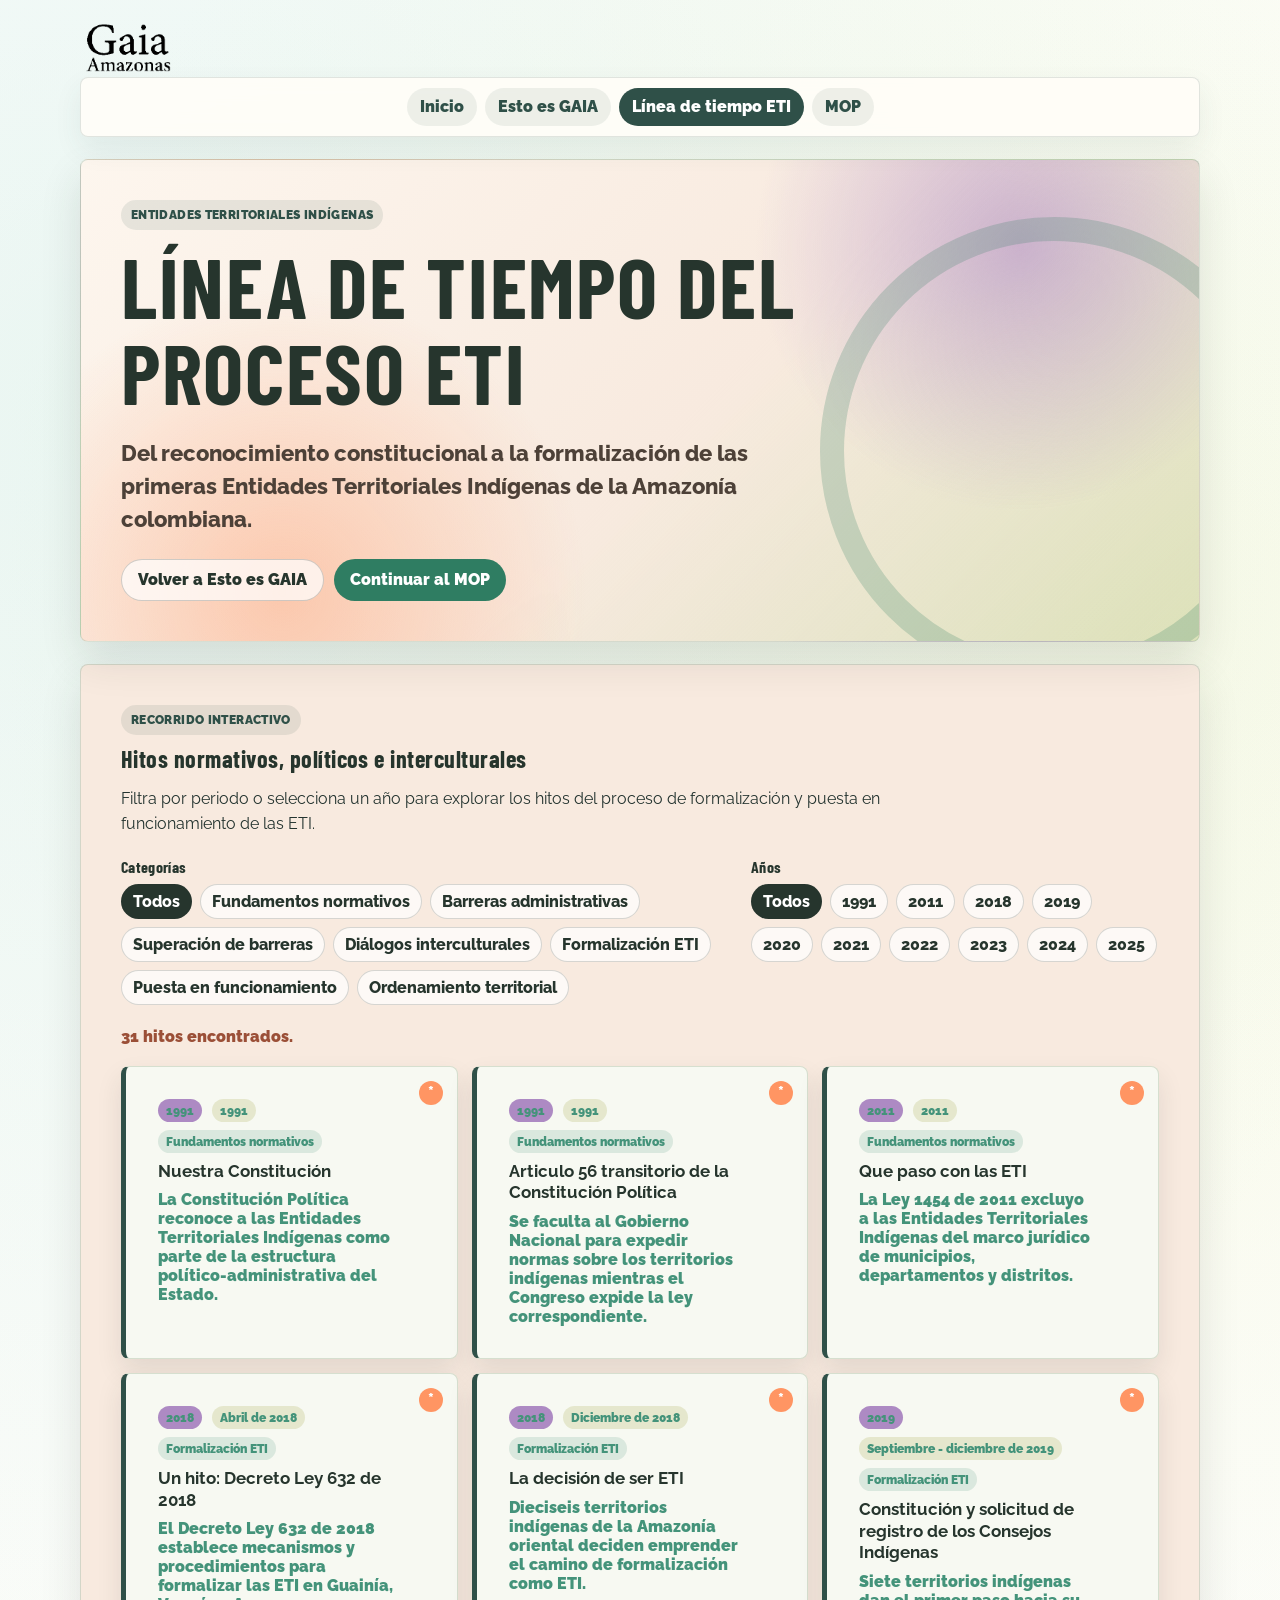
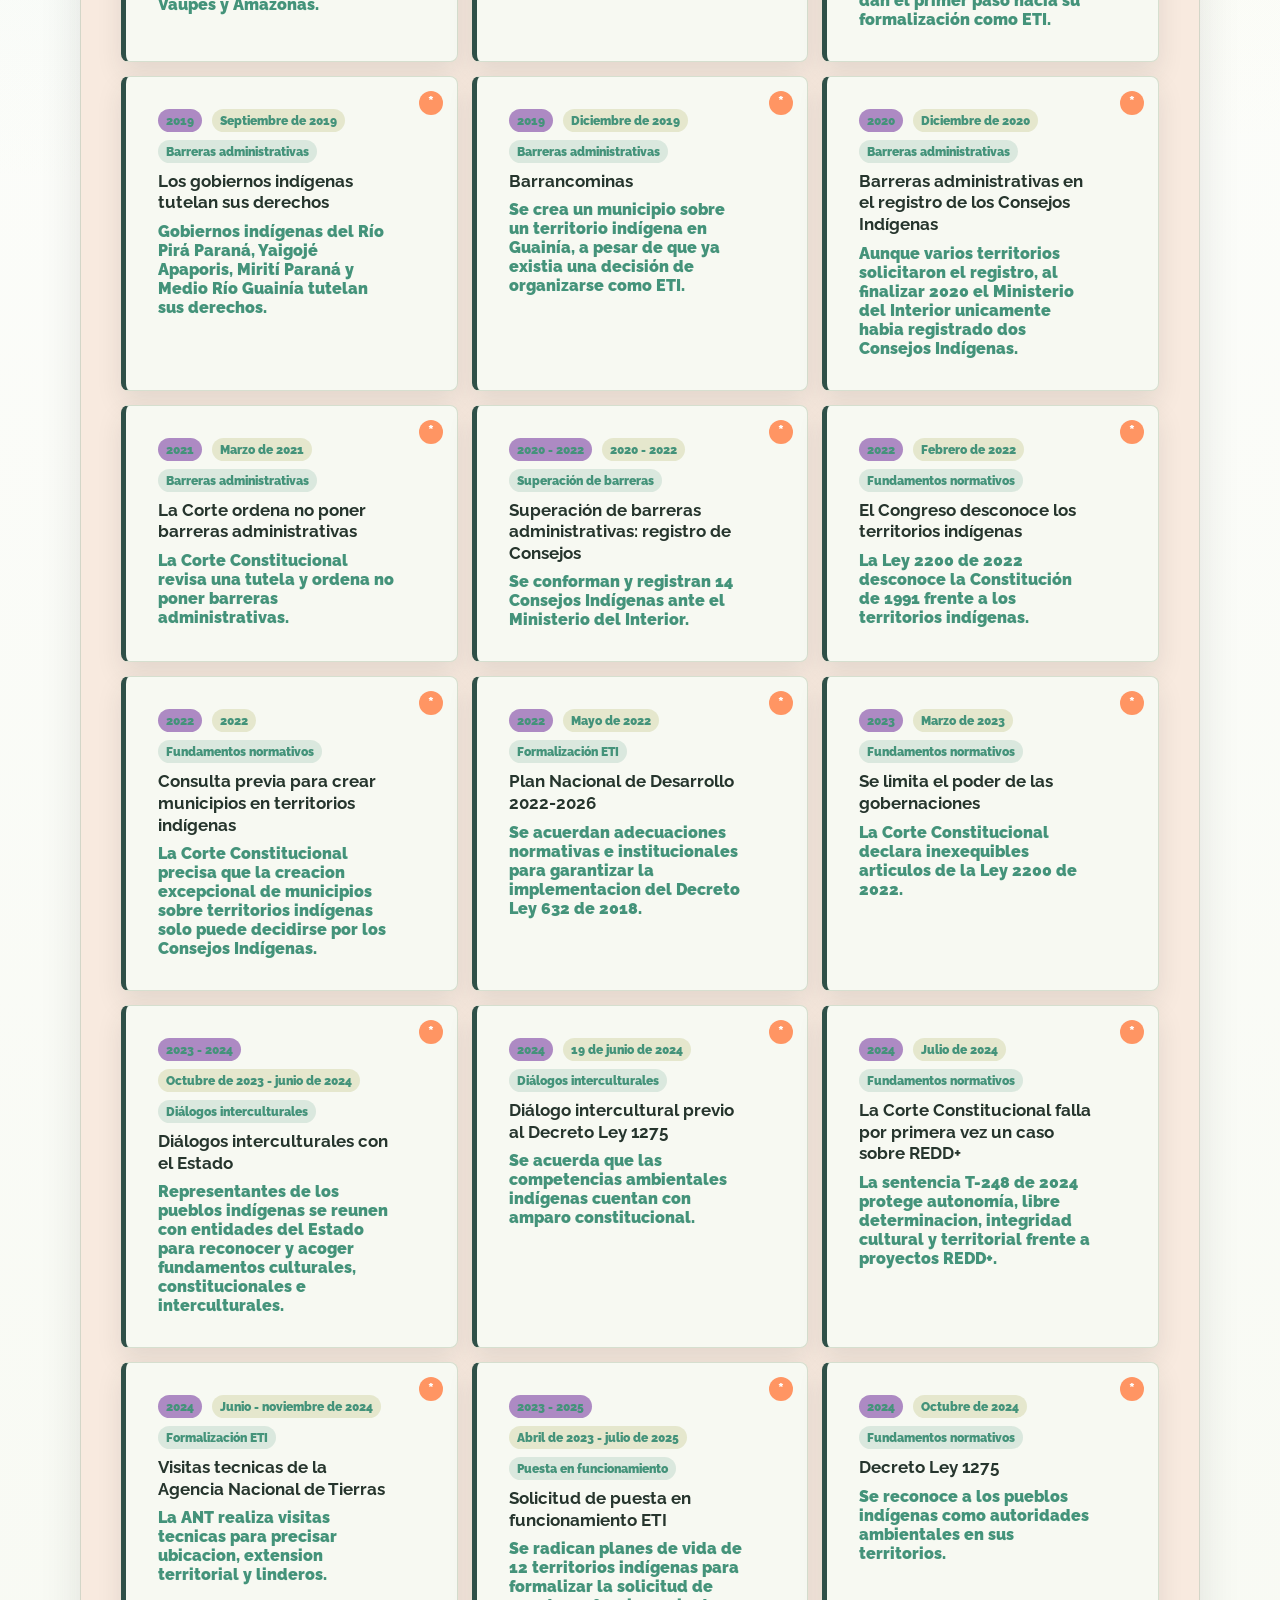
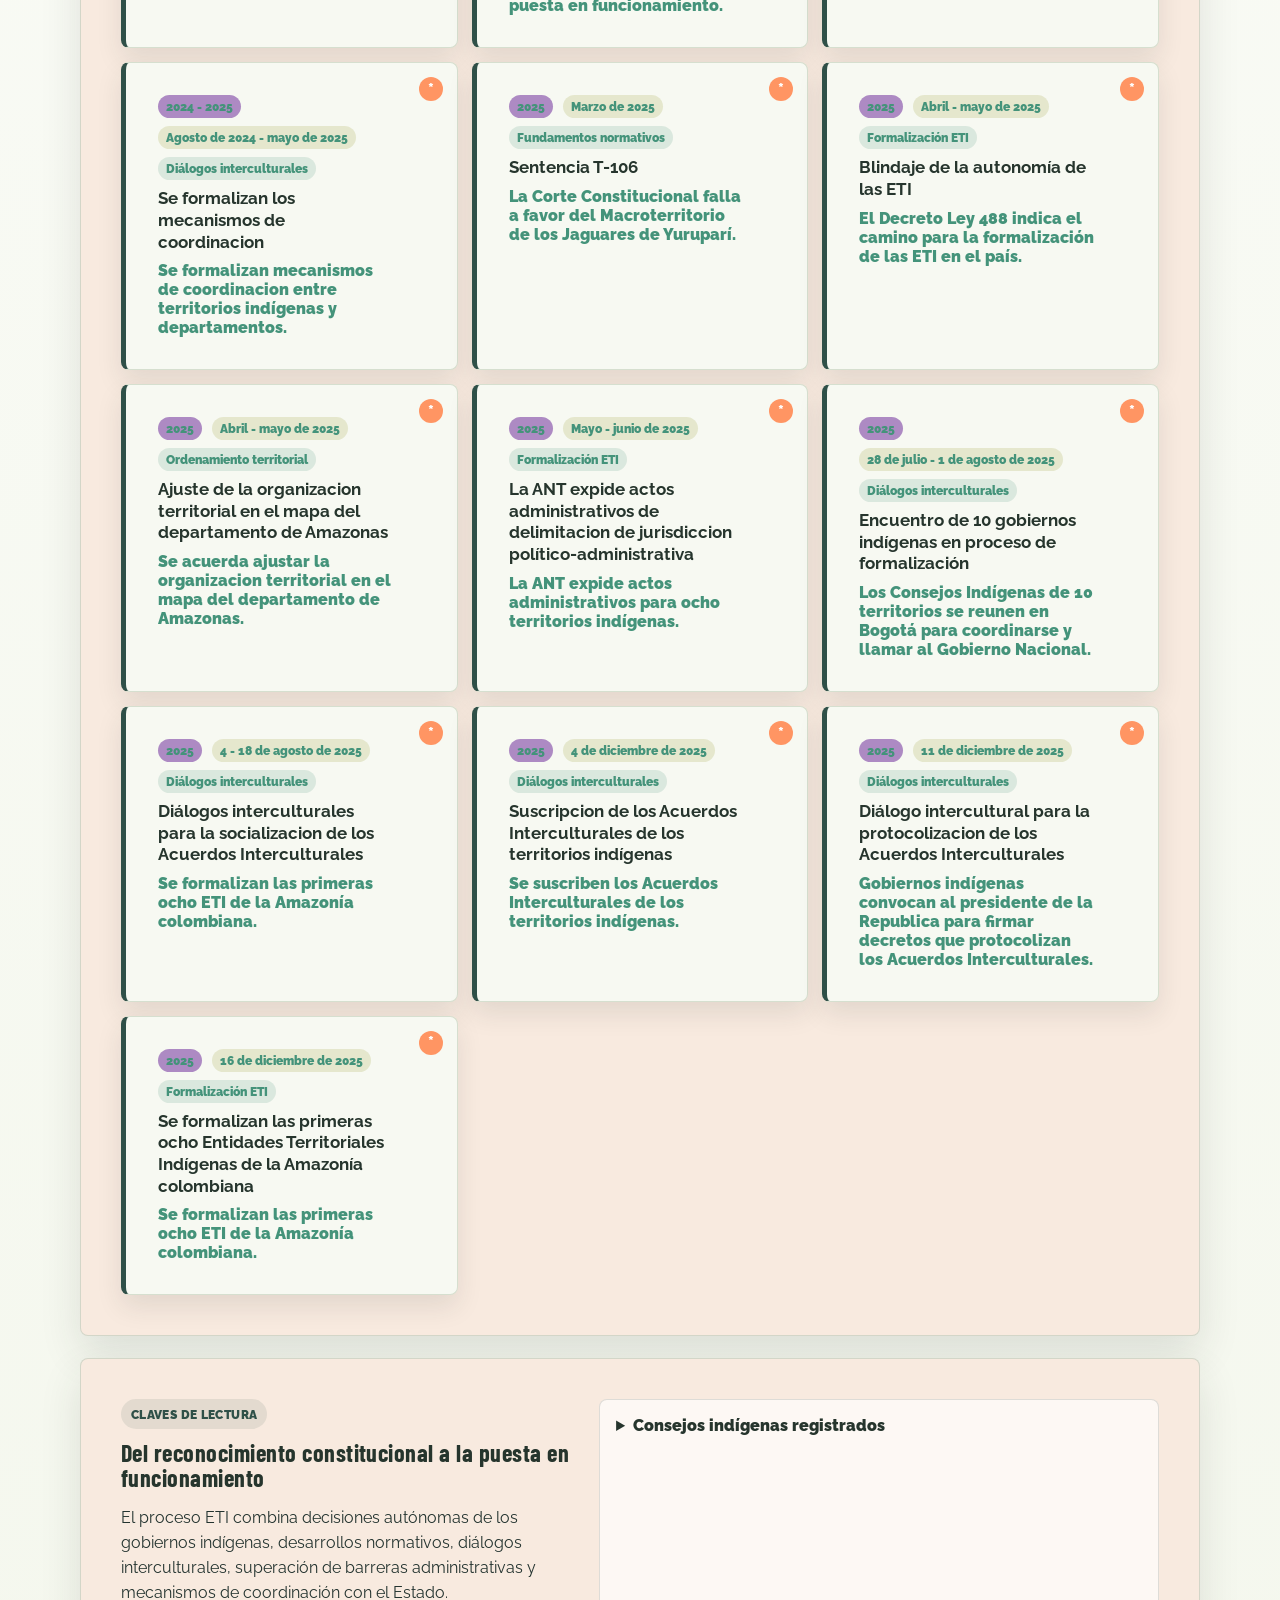
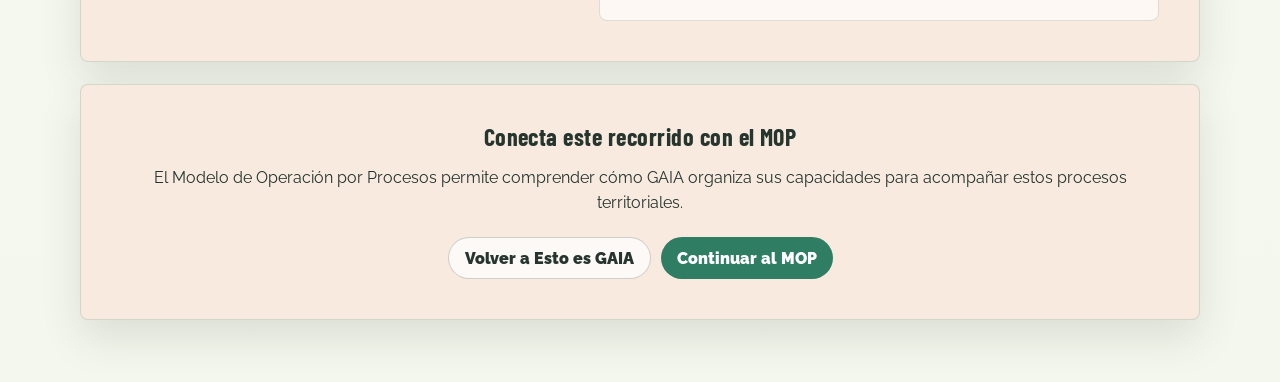
<file: linea-tiempo-eti.html>
<!DOCTYPE html>
<html lang="es-CO">
<head>
<meta charset="UTF-8">
<meta name="viewport" content="width=device-width, initial-scale=1.0">
<title>L&iacute;nea de tiempo ETI | GAIA Amazonas</title>
<meta name="description" content="L&iacute;nea de tiempo interactiva del proceso de Entidades Territoriales Ind&iacute;genas en la Amazon&iacute;a colombiana, desde el reconocimiento constitucional hasta la formalizaci&oacute;n de las primeras ETI.">
<link rel="stylesheet" href="assets/css/mop.css?v=20260706-eti">
</head>
<body>
<main class="page gaia-timeline-page">
  <header class="gaia-timeline-header">
    <div class="brand-header">
      <img class="brand-logo" src="assets/gaia-logo-black.png" alt="Gaia Amazonas">
    </div>
    <nav class="gaia-top-nav" aria-label="Navegaci&oacute;n de l&iacute;nea de tiempo ETI">
      <a href="index.html">Inicio</a>
      <a href="index.html#conoce-gaia">Esto es GAIA</a>
      <a class="active" href="#linea-tiempo-eti">L&iacute;nea de tiempo ETI</a>
      <a href="index.html#mop-anillos">MOP</a>
    </nav>
  </header>

  <section class="gaia-timeline-hero" aria-labelledby="titulo-linea-tiempo-eti">
    <div class="gaia-timeline-hero__content">
      <span class="gaia-eyebrow">Entidades Territoriales Ind&iacute;genas</span>
      <h1 id="titulo-linea-tiempo-eti">L&iacute;nea de tiempo del proceso ETI</h1>
      <p>Del reconocimiento constitucional a la formalizaci&oacute;n de las primeras Entidades Territoriales Ind&iacute;genas de la Amazon&iacute;a colombiana.</p>
      <div class="gaia-hero__actions">
        <a class="gaia-btn gaia-btn--secondary" href="index.html#conoce-gaia">Volver a Esto es GAIA</a>
        <a class="gaia-btn gaia-btn--primary" href="index.html#mop-anillos">Continuar al MOP</a>
      </div>
    </div>
  </section>

  <section id="linea-tiempo-eti" class="gaia-timeline-workspace" aria-labelledby="titulo-recorrido-eti">
    <div class="gaia-section-heading">
      <span class="gaia-eyebrow">Recorrido interactivo</span>
      <h2 id="titulo-recorrido-eti">Hitos normativos, pol&iacute;ticos e interculturales</h2>
      <p>Filtra por periodo o selecciona un a&ntilde;o para explorar los hitos del proceso de formalizaci&oacute;n y puesta en funcionamiento de las ETI.</p>
    </div>

    <div class="gaia-timeline-tools" aria-label="Filtros de la l&iacute;nea de tiempo">
      <div>
        <h3>Categor&iacute;as</h3>
        <div class="gaia-timeline-filters" id="etiCategoryFilters"></div>
      </div>
      <div>
        <h3>A&ntilde;os</h3>
        <div class="gaia-timeline-years" id="etiYearFilters"></div>
      </div>
    </div>

    <p class="gaia-timeline-count" id="etiTimelineCount" aria-live="polite"></p>
    <div class="gaia-timeline" id="etiTimelineList"></div>
  </section>

  <section class="gaia-eti-explanation" aria-labelledby="titulo-claves-eti">
    <div>
      <span class="gaia-eyebrow">Claves de lectura</span>
      <h2 id="titulo-claves-eti">Del reconocimiento constitucional a la puesta en funcionamiento</h2>
      <p>El proceso ETI combina decisiones aut&oacute;nomas de los gobiernos ind&iacute;genas, desarrollos normativos, di&aacute;logos interculturales, superaci&oacute;n de barreras administrativas y mecanismos de coordinaci&oacute;n con el Estado.</p>
    </div>
    <details class="gaia-councils-list">
      <summary>Consejos ind&iacute;genas registrados</summary>
      <ol id="etiCouncilsList"></ol>
      <p class="gaia-small-note">Nota: en la l&iacute;nea de tiempo de referencia se indica que uno de los registros aparece como registrado en 2023.</p>
    </details>
  </section>

  <section class="gaia-timeline-cta" aria-label="Cierre de l&iacute;nea de tiempo ETI">
    <h2>Conecta este recorrido con el MOP</h2>
    <p>El Modelo de Operaci&oacute;n por Procesos permite comprender c&oacute;mo GAIA organiza sus capacidades para acompa&ntilde;ar estos procesos territoriales.</p>
    <div class="gaia-hero__actions">
      <a class="gaia-btn gaia-btn--secondary" href="index.html#conoce-gaia">Volver a Esto es GAIA</a>
      <a class="gaia-btn gaia-btn--primary" href="index.html#mop-anillos">Continuar al MOP</a>
    </div>
  </section>
</main>

<script src="assets/js/eti-timeline.js?v=20260706-eti"></script>
</body>
</html>
</file>
<file: assets/css/mop.css>
@import url("https://fonts.googleapis.com/css2?family=Barlow+Condensed:wght@500;700&family=Raleway:wght@400;600;700;800&display=swap");

:root {
  --gaia-teal-900: #2f5048;
  --gaia-teal-700: #44937a;
  --gaia-teal-300: #b9e1d4;
  --gaia-blue-900: #2f5048;
  --gaia-blue-500: #44937a;
  --gaia-wine-900: #2f5048;
  --gaia-wine-700: #44937a;
  --gaia-orange-800: #9fb257;
  --gaia-yellow-700: #e7eca1;
  --gaia-olive-700: #9fb257;
  --gaia-green-800: #2f5048;
  --gaia-green-500: #89cfb8;
  --gaia-brand-lime: #bed182;
  --gaia-brand-mint: #89cfb8;
  --gaia-brand-mint-soft: #b9e1d4;
  --gaia-brand-paper: #e7ecdb;
  --gaia-brand-yellow: #e7eca1;
  --gaia-heading-font: "Barlow Condensed", "Arial Narrow", Arial, sans-serif;
  --gaia-gold: #e7eca1;
  --verde-nucleo: var(--gaia-teal-900);
  --verde-misional: var(--gaia-green-800);
  --azul-apoyo: var(--gaia-blue-500);
  --verde-estrategico: var(--gaia-olive-700);
  --tinta: #23332f;
  --fondo: #f4f7ed;
  --linea: #d6dfcf;
  --panel: #ffffff;
  --panel-suave: #f7f9f2;
  --sidebar: #e7ecdb;
  --sombra: rgba(47, 80, 72, 0.11);
  --acento-legible: var(--gaia-teal-900);
  --marca-vino: var(--gaia-wine-700);
  --marca-crema: #f4f7ed;
  --marca-papel: #ffffff;
}

* {
  box-sizing: border-box;
}

body {
  margin: 0;
  min-height: 100vh;
  font-family: "Raleway", Arial, sans-serif;
  color: var(--tinta);
  background:
    radial-gradient(circle at 10% 8%, rgba(185, 225, 212, 0.3), transparent 28%),
    radial-gradient(circle at 88% 12%, rgba(231, 236, 161, 0.24), transparent 24%),
    linear-gradient(180deg, #ffffff, var(--fondo));
  transition: background 220ms ease, color 220ms ease;
}

body.dark {
  --tinta: #edf6f2;
  --fondo: #151b1a;
  --linea: #3b4f4d;
  --panel: #1e2725;
  --panel-suave: #25312f;
  --sidebar: #192421;
  --sombra: rgba(0, 0, 0, 0.28);
  --acento-legible: #b9e1d4;
}

.page {
  width: min(1120px, calc(100% - 32px));
  margin: 0 auto;
  padding: 18px 0 40px;
}

.site-header {
  position: relative;
  display: grid;
  grid-template-columns: auto minmax(0, 1fr) auto;
  gap: 20px;
  align-items: center;
  margin-bottom: 14px;
  padding: 12px 16px;
  border: 1px solid rgba(47, 80, 72, 0.16);
  border-radius: 8px;
  background:
    linear-gradient(90deg, rgba(185, 225, 212, 0.34), transparent 34%, rgba(231, 236, 161, 0.28)),
    #ffffff;
  box-shadow: 0 12px 28px rgba(47, 80, 72, 0.08);
}

.brand-header {
  display: flex;
  justify-content: flex-start;
  margin: 0;
}

.brand-logo {
  width: clamp(76px, 8vw, 96px);
  height: auto;
  min-width: 50px;
}

.site-heading {
  min-width: 0;
  text-align: left;
}

.site-kicker {
  display: block;
  margin-bottom: 2px;
  color: var(--gaia-teal-700);
  font-family: var(--gaia-heading-font);
  font-size: 0.86rem;
  font-weight: 700;
  letter-spacing: 0.08em;
  text-transform: uppercase;
}

.toggle-container {
  display: flex;
  align-items: center;
  justify-content: flex-end;
  margin: 0;
  color: var(--gaia-teal-900);
  font-size: 0.92rem;
}

body.dark .toggle-container {
  color: #bed1ca;
}

body.dark .site-header {
  background: #18231f;
}

body.dark .brand-logo {
  filter: brightness(0) invert(1);
}

.toggle-container button,
.audio-btn,
.back-btn {
  min-height: 34px;
  padding: 7px 12px;
  border: 0;
  border-radius: 999px;
  color: #fff;
  font: inherit;
  font-weight: 700;
  cursor: pointer;
  transition: transform 160ms ease, box-shadow 160ms ease, background 160ms ease;
}

.toggle-container button {
  display: inline-flex;
  width: auto;
  min-width: 44px;
  min-height: 40px;
  gap: 7px;
  align-items: center;
  justify-content: center;
  padding: 7px 11px;
  border: 1px solid rgba(47, 80, 72, 0.22);
  background: rgba(255, 255, 255, 0.78);
  color: var(--gaia-teal-900);
  box-shadow: none;
}

.toggle-container button svg {
  width: 19px;
  height: 19px;
  flex: 0 0 auto;
}

.theme-icon-sun {
  display: none;
}

body.dark .toggle-container button {
  border-color: rgba(185, 225, 212, 0.28);
  background: rgba(185, 225, 212, 0.1);
  color: #edf6f2;
}

body.dark .theme-icon-moon {
  display: none;
}

body.dark .theme-icon-sun {
  display: inline;
}

.audio-btn {
  display: inline-flex;
  align-items: center;
  gap: 7px;
  margin-bottom: 14px;
  background: var(--gaia-wine-700);
  font-size: 0.88rem;
}

.audio-btn svg {
  width: 16px;
  height: 16px;
  flex: 0 0 auto;
}

.audio-note {
  display: none;
  margin: -6px 0 12px;
  color: #8a2435;
  font-size: 0.88rem;
}

.voice-panel {
  display: none;
  margin: -4px 0 14px;
  padding: 10px 12px;
  border: 1px solid rgba(68, 147, 122, 0.24);
  border-radius: 8px;
  background: rgba(68, 147, 122, 0.08);
  color: var(--tinta);
  font-size: 0.9rem;
}

.voice-panel.is-visible {
  display: block;
}

.voice-panel label {
  display: block;
  margin-bottom: 6px;
  font-weight: 700;
}

.voice-panel select {
  width: 100%;
  min-height: 36px;
  border: 1px solid var(--linea);
  border-radius: 6px;
  background: var(--panel);
  color: var(--tinta);
}

.panel-toolbar {
  display: flex;
  justify-content: space-between;
  align-items: center;
  gap: 12px;
  margin-bottom: 18px;
}

.back-btn {
  display: inline-flex;
  align-items: center;
  gap: 7px;
  background: var(--gaia-teal-900);
  box-shadow: 0 8px 20px rgba(47, 80, 72, 0.18);
}

.toggle-container button:hover,
.audio-btn:hover,
.back-btn:hover {
  transform: translateY(-1px);
  box-shadow: 0 10px 22px rgba(47, 80, 72, 0.18);
}

.back-btn svg {
  width: 16px;
  height: 16px;
}

h1 {
  margin: 0;
  color: var(--acento-legible);
  font-family: "Barlow Condensed", "Arial Narrow", Arial, sans-serif;
  font-size: clamp(1.75rem, 3.2vw, 2.45rem);
  font-weight: 700;
  letter-spacing: 0.02em;
  text-transform: uppercase;
  line-height: 1.1;
}

h2,
h3,
h4,
.sidebar summary,
.document-card h3,
.audit-library h3,
.microsite-hero h2 {
  font-family: "Barlow Condensed", "Arial Narrow", Arial, sans-serif;
  letter-spacing: 0.02em;
}

body.dark h1 {
  color: #d8f0e5;
}

p {
  line-height: 1.55;
}

.intro {
  margin: 0 auto;
  max-width: 680px;
  color: #48645c;
}

.intro + .intro {
  margin-top: 6px;
}

body.dark .intro {
  color: #bed1ca;
}

.gaia-top-nav {
  position: sticky;
  top: 0;
  z-index: 20;
  display: flex;
  flex-wrap: wrap;
  justify-content: center;
  gap: 8px;
  margin: 0 0 22px;
  padding: 10px;
  border: 1px solid rgba(47, 80, 72, 0.14);
  border-radius: 8px;
  background: rgba(255, 253, 248, 0.92);
  box-shadow: 0 12px 28px rgba(47, 80, 72, 0.08);
  backdrop-filter: blur(10px);
}

.gaia-top-nav a,
.gaia-top-nav button,
.gaia-primary-action,
.gaia-secondary-action {
  display: inline-flex;
  align-items: center;
  justify-content: center;
  min-height: 38px;
  padding: 8px 13px;
  border: 0;
  border-radius: 999px;
  font: inherit;
  font-weight: 900;
  text-decoration: none;
  cursor: pointer;
}

.gaia-top-nav a,
.gaia-top-nav button,
.gaia-secondary-action {
  background: rgba(47, 80, 72, 0.08);
  color: var(--gaia-teal-900);
}

.gaia-primary-action {
  background: var(--gaia-wine-700);
  color: #fff;
  box-shadow: 0 12px 24px rgba(68, 147, 122, 0.18);
}

.gaia-secondary-action {
  border: 1px solid rgba(47, 80, 72, 0.18);
}

.gaia-section {
  margin: 22px 0;
  padding: clamp(20px, 4vw, 34px);
  border: 1px solid var(--linea);
  border-radius: 8px;
  background: var(--panel);
  box-shadow: 0 18px 45px var(--sombra);
}

.gaia-view {
  display: none !important;
}

.gaia-view.is-active {
  display: block !important;
  animation: fadeIn 220ms ease-out;
}

.gaia-view.is-active.gaia-hero,
.gaia-view.is-active.gaia-route,
.gaia-view.is-active.gaia-reason,
.gaia-view.is-active.gaia-mop-definition,
.gaia-view.is-active.gaia-board,
.gaia-view.is-active.gaia-updates,
.gaia-view.is-active .map-section {
  display: grid !important;
}

.gaia-view.is-active.gaia-transition {
  display: flex !important;
}

.gaia-top-nav button.active,
.gaia-top-nav a.active {
  background: var(--gaia-teal-900);
  color: #fff;
}

body.dark .gaia-top-nav button.active,
body.dark .gaia-top-nav a.active {
  background: #d8f0e5;
  color: #043f35;
}

.gaia-section-heading {
  max-width: 860px;
  margin-bottom: 18px;
}

.gaia-section h2,
.gaia-section h3,
.gaia-section h4 {
  color: var(--acento-legible);
  font-family: "Barlow Condensed", "Arial Narrow", Arial, sans-serif;
  letter-spacing: 0.02em;
  text-transform: uppercase;
}

.gaia-section h2 {
  margin: 0 0 12px;
  font-size: clamp(2rem, 4vw, 3.4rem);
  line-height: 1;
}

.gaia-section h3,
.gaia-section h4,
.gaia-section p {
  margin-top: 0;
}

.gaia-eyebrow,
.gaia-status-badge {
  display: inline-flex;
  width: fit-content;
  min-height: 30px;
  align-items: center;
  margin-bottom: 12px;
  padding: 6px 10px;
  border-radius: 999px;
  background: rgba(47, 80, 72, 0.1);
  color: var(--gaia-teal-900);
  font-size: 0.78rem;
  font-weight: 900;
  letter-spacing: 0.03em;
  text-transform: uppercase;
}

.gaia-status-badge {
  background: rgba(159, 178, 87, 0.2);
  color: #6c4714;
}

.gaia-hero {
  display: grid;
  grid-template-columns: minmax(0, 1.1fr) minmax(260px, 0.8fr);
  gap: 24px;
  align-items: stretch;
  overflow: hidden;
  background:
    linear-gradient(90deg, rgba(255, 253, 248, 0.95), rgba(255, 253, 248, 0.72)),
    url("../mop-nucleo.jpg") center / cover;
}

.gaia-hero-copy {
  max-width: 720px;
}

.gaia-hero-support {
  max-width: 680px;
  padding-left: 14px;
  border-left: 4px solid var(--gaia-wine-700);
  color: var(--gaia-teal-900);
  font-weight: 800;
}

.gaia-lead {
  color: var(--gaia-teal-900);
  font-size: clamp(1.05rem, 2vw, 1.34rem);
  font-weight: 800;
}

.gaia-actions {
  display: flex;
  flex-wrap: wrap;
  gap: 10px;
  margin-top: 18px;
}

.gaia-summary-grid,
.gaia-sde-grid {
  display: grid;
  grid-template-columns: repeat(auto-fit, minmax(170px, 1fr));
  gap: 10px;
}

.gaia-sde-structure {
  display: grid;
  gap: 16px;
}

.gaia-sde-level {
  display: grid;
  gap: 10px;
}

.gaia-sde-level-title {
  width: fit-content;
  padding: 5px 10px;
  border-radius: 999px;
  background: rgba(185, 225, 212, 0.18);
  color: var(--gaia-teal-900);
  font-family: var(--gaia-heading-font);
  font-weight: 900;
  letter-spacing: 0.02em;
  text-transform: uppercase;
}

.gaia-sde-grid--primary {
  grid-template-columns: repeat(3, minmax(0, 1fr));
}

.gaia-sde-grid--secondary {
  grid-template-columns: repeat(4, minmax(0, 1fr));
}

.gaia-summary-grid article,
.gaia-sde-grid article,
.gaia-org-spine span,
.gaia-alliance span {
  padding: 12px;
  border: 1px solid rgba(47, 80, 72, 0.16);
  border-radius: 8px;
  background: rgba(255, 253, 248, 0.88);
  color: var(--gaia-teal-900);
  font-weight: 900;
}

.gaia-sde-grid--primary article {
  min-height: 118px;
  box-shadow: 0 12px 26px rgba(18, 55, 47, 0.08);
}

.gaia-sde-grid--primary article:nth-child(1) {
  border-color: rgba(216, 162, 58, 0.5);
  background: linear-gradient(180deg, #f7e8c9, rgba(255, 253, 248, 0.92));
}

.gaia-sde-grid--primary article:nth-child(2) {
  border-color: rgba(93, 155, 183, 0.38);
  background: linear-gradient(180deg, #dfeef6, rgba(255, 253, 248, 0.92));
}

.gaia-sde-grid--primary article:nth-child(3) {
  border-color: rgba(47, 125, 98, 0.34);
  background: linear-gradient(180deg, #e1f1dc, rgba(255, 253, 248, 0.92));
}

.gaia-sde-grid--secondary article {
  min-height: 92px;
  border-style: dashed;
  font-size: 0.96rem;
}

.gaia-sde-grid--secondary article:nth-child(1) {
  border-color: rgba(216, 162, 58, 0.38);
  background: rgba(247, 232, 201, 0.64);
}

.gaia-sde-grid--secondary article:nth-child(2) {
  border-color: rgba(93, 155, 183, 0.34);
  background: rgba(223, 238, 246, 0.66);
}

.gaia-sde-grid--secondary article:nth-child(3) {
  border-color: rgba(47, 125, 98, 0.3);
  background: rgba(225, 241, 220, 0.66);
}

.gaia-sde-grid--secondary article:nth-child(4) {
  border-color: rgba(47, 80, 72, 0.18);
  background: rgba(238, 241, 238, 0.78);
}

.gaia-integrated-teams {
  margin-top: 18px;
  padding-top: 18px;
  border-top: 1px solid rgba(47, 80, 72, 0.12);
}

.gaia-integrated-teams p {
  max-width: 860px;
  margin: 0;
}

.gaia-eti-entry {
  display: flex;
  min-height: 100%;
  flex-direction: column;
  justify-content: center;
  gap: 12px;
  padding: clamp(20px, 4vw, 34px);
  border: 1px solid rgba(47, 80, 72, 0.16);
  border-radius: 8px;
  background:
    radial-gradient(circle at 88% 12%, rgba(227, 170, 86, 0.28), transparent 30%),
    linear-gradient(145deg, rgba(248, 234, 223, 0.95), rgba(255, 253, 248, 0.96));
  box-shadow: 0 18px 38px rgba(47, 80, 72, 0.14);
}

.gaia-eti-entry h3 {
  margin: 0;
  color: var(--gaia-teal-900);
  font-family: "Arial Narrow", Arial, sans-serif;
  font-size: clamp(1.45rem, 3vw, 2.2rem);
  line-height: 1.06;
  text-transform: uppercase;
}

.gaia-eti-entry p {
  max-width: 520px;
  margin: 0;
  color: var(--texto);
  font-weight: 700;
}

.gaia-eti-entry article {
  display: none;
}

.gaia-eti-entry .gaia-primary-action {
  align-self: flex-start;
  margin-top: 6px;
}

.gaia-timeline {
  display: grid;
  grid-template-columns: repeat(3, minmax(0, 1fr));
  gap: 12px;
}

.gaia-timeline article,
.gaia-feature-card,
.gaia-monitoring,
.gaia-org-card,
.gaia-coordinations details,
.gaia-transition {
  border: 1px solid var(--linea);
  border-radius: 8px;
  background: var(--panel-suave);
}

.gaia-timeline article {
  padding: 16px;
  border-left: 5px solid var(--gaia-teal-900);
}

.gaia-timeline span {
  color: var(--gaia-wine-700);
  font-weight: 900;
}

.gaia-route {
  display: grid;
  grid-template-columns: minmax(0, 0.9fr) minmax(280px, 1fr);
  gap: 16px;
}

.gaia-reason {
  display: grid;
  gap: clamp(18px, 3vw, 28px);
  overflow: hidden;
  background:
    radial-gradient(circle at 10% 0%, rgba(227, 170, 86, 0.18), transparent 32%),
    radial-gradient(circle at 92% 12%, rgba(47, 80, 72, 0.1), transparent 30%),
    var(--panel);
}

.gaia-reason__intro {
  max-width: 940px;
  margin: 0 auto;
  text-align: center;
}

.gaia-reason__intro .gaia-status-badge {
  margin-left: 8px;
}

.gaia-reason__subtitle {
  max-width: 780px;
  margin: 0 auto 12px;
  color: var(--gaia-teal-900);
  font-size: clamp(1.06rem, 1.7vw, 1.36rem);
  font-weight: 900;
  line-height: 1.45;
}

.gaia-reason .gaia-lead {
  margin-bottom: 0;
  color: var(--texto);
  font-size: clamp(1rem, 1.45vw, 1.22rem);
  line-height: 1.68;
}

.gaia-reason__path {
  display: grid;
  grid-template-columns: repeat(5, minmax(0, 1fr));
  gap: 12px;
  align-items: stretch;
}

.gaia-reason-step,
.gaia-role-card,
.gaia-monitoring-system__steps article,
.gaia-reason-card {
  border: 1px solid rgba(47, 80, 72, 0.14);
  border-radius: 8px;
  background: rgba(255, 253, 248, 0.78);
}

.gaia-reason-step {
  display: grid;
  align-content: start;
  gap: 8px;
  min-height: 100%;
  padding: 16px;
  border-top: 5px solid var(--gaia-teal-900);
}

.gaia-reason-step__number {
  display: inline-flex;
  width: 42px;
  height: 42px;
  align-items: center;
  justify-content: center;
  border-radius: 999px;
  background: var(--gaia-wine-700);
  color: #fff;
  font-weight: 900;
}

.gaia-reason-step__tag {
  color: var(--gaia-wine-700);
  font-size: 0.76rem;
  font-weight: 900;
  letter-spacing: 0.04em;
  text-transform: uppercase;
}

.gaia-reason-step h3,
.gaia-role-card h3,
.gaia-monitoring-system h3,
.gaia-reason-card h3,
.gaia-reason__cta h3 {
  color: var(--gaia-teal-900);
}

.gaia-reason-step p,
.gaia-role-card p,
.gaia-monitoring-system p,
.gaia-reason-card p,
.gaia-reason__cta p {
  margin-bottom: 0;
}

.gaia-reason__explanation,
.gaia-monitoring-system,
.gaia-reason__cta {
  display: grid;
  gap: 14px;
}

.gaia-reason-card,
.gaia-role-card,
.gaia-monitoring-system__steps article,
.gaia-reason__cta {
  padding: 16px;
}

.gaia-reason-card--wide {
  border-left: 5px solid var(--gaia-olive);
}

.gaia-reason__grid,
.gaia-monitoring-system__steps {
  display: grid;
  gap: 12px;
}

.gaia-reason__grid {
  grid-template-columns: repeat(4, minmax(0, 1fr));
}

.gaia-monitoring-system {
  padding: 18px;
  border-radius: 8px;
  background: rgba(47, 80, 72, 0.08);
}

.gaia-monitoring-system__intro {
  max-width: 820px;
}

.gaia-monitoring-system__steps {
  grid-template-columns: repeat(6, minmax(0, 1fr));
}

.gaia-monitoring-system__steps strong,
.gaia-monitoring-system__steps span {
  display: block;
}

.gaia-monitoring-system__steps strong {
  margin-bottom: 6px;
  color: var(--gaia-teal-900);
}

.gaia-monitoring-system__steps span {
  font-size: 0.9rem;
  line-height: 1.45;
}

.gaia-reason__cta {
  background:
    linear-gradient(135deg, rgba(154, 161, 58, 0.16), rgba(255, 253, 248, 0.9));
  border: 1px solid rgba(154, 161, 58, 0.32);
  border-radius: 8px;
}

.gaia-reason__actions {
  display: flex;
  flex-wrap: wrap;
  gap: 10px;
}

.gaia-mop-definition {
  display: grid;
  gap: 22px;
  scroll-margin-top: 108px;
  background:
    radial-gradient(circle at 88% 18%, rgba(190, 209, 130, 0.2), transparent 24%),
    var(--panel);
}

.gaia-mop-definition__intro {
  max-width: 980px;
}

.gaia-mop-definition__intro h2 {
  margin: 10px 0 8px;
  font-size: clamp(2rem, 4vw, 3.35rem);
}

.gaia-mop-definition__intro .gaia-lead {
  max-width: 940px;
  margin-bottom: 0;
}

.gaia-mop-definition__steps {
  display: grid;
  grid-template-columns: repeat(4, minmax(0, 1fr));
  gap: 14px;
}

.gaia-mop-definition__step {
  min-height: 250px;
  padding: 22px;
  border: 1px solid rgba(47, 80, 72, 0.2);
  border-radius: 8px;
  background: rgba(255, 255, 255, 0.82);
  box-shadow: 0 14px 28px rgba(47, 80, 72, 0.06);
}

.gaia-mop-definition__step > span {
  display: inline-grid;
  width: 46px;
  height: 46px;
  margin-bottom: 24px;
  place-items: center;
  border-radius: 50%;
  background: var(--gaia-teal-700);
  color: #fff;
  font-weight: 900;
}

.gaia-mop-definition__step h3 {
  margin: 0 0 18px;
  font-size: clamp(1.4rem, 2.4vw, 1.9rem);
}

.gaia-mop-definition__step p {
  margin: 0;
  color: #52665f;
  line-height: 1.55;
}

.gaia-mop-definition__step--primary {
  border-color: var(--gaia-teal-900);
  background: var(--gaia-teal-900);
}

.gaia-mop-definition__step--primary > span {
  background: #dce9b4;
  color: var(--gaia-teal-900);
}

.gaia-mop-definition__step--primary h3,
.gaia-mop-definition__step--primary p {
  color: #fff;
}

.gaia-mop-definition__clarification {
  padding: 18px 22px;
  border: 1px solid rgba(154, 161, 58, 0.24);
  border-radius: 8px;
  background: rgba(190, 209, 130, 0.2);
  text-align: center;
}

.gaia-mop-definition__clarification strong {
  display: block;
  margin-bottom: 5px;
  color: var(--gaia-teal-900);
  font-family: "Barlow Condensed", "Arial Narrow", Arial, sans-serif;
  font-size: 1.2rem;
  text-transform: uppercase;
}

.gaia-mop-definition__clarification p {
  max-width: 900px;
  margin: 0 auto;
  color: var(--gaia-teal-900);
  font-weight: 800;
}

.gaia-mop-definition__actions {
  display: flex;
  flex-wrap: wrap;
  gap: 10px;
}

.gaia-updates {
  display: grid;
  gap: 18px;
  scroll-margin-top: 108px;
  background:
    radial-gradient(circle at 88% 18%, rgba(185, 225, 212, 0.2), transparent 24%),
    linear-gradient(135deg, rgba(255, 255, 255, 0.96), rgba(244, 247, 237, 0.92));
}

.gaia-updates__header {
  display: flex;
  gap: 18px;
  align-items: flex-start;
  justify-content: space-between;
}

.gaia-updates__header > div {
  max-width: 820px;
}

.gaia-updates__summary article {
  display: grid;
  gap: 6px;
  padding: 18px;
  border-left: 6px solid var(--gaia-teal-700);
  border-radius: 8px;
  background: rgba(47, 80, 72, 0.08);
}

.gaia-updates__summary span,
.gaia-update-card__meta span,
.gaia-update-card > strong {
  color: var(--gaia-teal-900);
  font-size: 0.78rem;
  font-weight: 900;
  letter-spacing: 0.03em;
  text-transform: uppercase;
}

.gaia-updates__summary strong {
  color: var(--gaia-teal-900);
  font-size: 1.35rem;
}

.gaia-updates__summary p {
  max-width: 860px;
  margin: 0;
}

.gaia-updates__grid {
  display: grid;
  grid-template-columns: repeat(4, minmax(0, 1fr));
  gap: 12px;
}

.gaia-update-card {
  display: grid;
  gap: 10px;
  min-height: 245px;
  padding: 16px;
  border: 1px solid rgba(47, 80, 72, 0.16);
  border-radius: 8px;
  background: rgba(255, 255, 255, 0.86);
  box-shadow: 0 12px 24px rgba(47, 80, 72, 0.06);
}

.gaia-update-card__meta {
  display: flex;
  flex-wrap: wrap;
  gap: 6px;
  justify-content: space-between;
}

.gaia-update-card h3 {
  margin: 0;
  font-size: 1.35rem;
}

.gaia-update-card p {
  margin: 0;
  font-size: 0.95rem;
}

.gaia-update-card > strong {
  align-self: end;
  width: fit-content;
  padding: 6px 9px;
  border-radius: 999px;
  background: rgba(190, 209, 130, 0.22);
}

.gaia-updates__next {
  padding: 16px;
  border: 1px solid rgba(47, 80, 72, 0.16);
  border-radius: 8px;
  background: rgba(255, 253, 248, 0.82);
}

.gaia-updates__next h3 {
  margin-bottom: 8px;
}

.gaia-updates__next ul {
  display: grid;
  gap: 8px;
  margin: 0;
  padding-left: 18px;
}

.gaia-btn--ghost {
  border: 1px solid rgba(47, 80, 72, 0.2);
  background: rgba(47, 80, 72, 0.08);
  color: var(--gaia-teal-900);
}

.gaia-board {
  display: grid;
  gap: 18px;
}

#junta-directiva {
  scroll-margin-top: 108px;
}

#modelo-direccion-transitoria {
  scroll-margin-top: 108px;
}

.gaia-transition-governance-page {
  padding: 0;
  border: 0;
  background: transparent;
  box-shadow: none;
}

.gaia-transition-governance,
.governance-transition-summary {
  border: 1px solid rgba(47, 80, 72, 0.18);
  border-radius: 8px;
  background:
    linear-gradient(135deg, rgba(231, 236, 219, 0.82), rgba(255, 255, 255, 0.96));
  box-shadow: 0 14px 34px rgba(47, 80, 72, 0.08);
}

.gaia-transition-governance {
  display: grid;
  gap: 16px;
  padding: clamp(18px, 3vw, 28px);
  border-top: 6px solid var(--gaia-teal-700);
}

.gaia-transition-governance__heading,
.governance-transition-summary {
  display: flex;
  gap: 16px;
  align-items: center;
  justify-content: space-between;
}

.gaia-transition-governance__heading h2,
.gaia-transition-governance__heading h3,
.governance-transition-summary h3 {
  margin: 4px 0 0;
  color: var(--gaia-teal-900);
  font-size: clamp(1.55rem, 3vw, 2.2rem);
}

.gaia-status-badge--review {
  flex: 0 0 auto;
  max-width: 280px;
  background: var(--gaia-brand-yellow);
  color: var(--gaia-teal-900);
  text-align: center;
}

.gaia-transition-governance__lead {
  max-width: 960px;
  margin: 0;
  color: #334d45;
  font-size: clamp(1rem, 1.6vw, 1.18rem);
  font-weight: 700;
}

.gaia-transition-governance__tracks {
  display: grid;
  grid-template-columns: repeat(3, minmax(0, 1fr));
  gap: 12px;
}

.gaia-transition-governance__tracks article {
  display: grid;
  align-content: start;
  gap: 8px;
  padding: 16px;
  border: 1px solid rgba(47, 80, 72, 0.15);
  border-radius: 8px;
  background: rgba(255, 255, 255, 0.84);
}

.gaia-transition-governance__tracks article > span {
  display: inline-flex;
  width: 36px;
  height: 36px;
  align-items: center;
  justify-content: center;
  border-radius: 999px;
  background: var(--gaia-teal-900);
  color: #fff;
  font-family: var(--gaia-heading-font);
  font-weight: 700;
}

.gaia-transition-governance__tracks h3,
.gaia-transition-governance__tracks h4 {
  margin: 0;
  color: var(--gaia-teal-900);
  font-size: 1.22rem;
}

.gaia-decision-owner {
  color: var(--gaia-teal-700);
  font-size: 0.94rem;
  line-height: 1.4;
}

.gaia-transition-governance__tracks p,
.gaia-source-note {
  margin: 0;
}

.gaia-transition-governance__actions {
  display: flex;
  flex-wrap: wrap;
  gap: 10px;
}

.gaia-transition-governance__controls {
  display: grid;
  grid-template-columns: minmax(180px, 0.34fr) minmax(0, 1fr);
  gap: 16px;
  align-items: start;
  padding: 16px;
  border-left: 5px solid var(--gaia-olive-700);
  border-radius: 6px;
  background: rgba(190, 209, 130, 0.28);
}

.gaia-transition-governance__controls strong {
  color: var(--gaia-teal-900);
  font-family: var(--gaia-heading-font);
  font-size: 1.22rem;
}

.gaia-transition-governance__controls ul {
  display: grid;
  grid-template-columns: repeat(2, minmax(0, 1fr));
  gap: 8px 24px;
  margin: 0;
  padding-left: 20px;
}

.gaia-source-note {
  padding-top: 12px;
  border-top: 1px solid rgba(47, 80, 72, 0.14);
  color: #52665f;
  font-size: 0.9rem;
  line-height: 1.5;
}

.governance-transition-summary {
  margin: 18px 0;
  padding: 18px;
  border-left: 6px solid var(--gaia-teal-700);
}

.governance-transition-summary p {
  max-width: 760px;
  margin: 6px 0 0;
}

.gaia-board-hero {
  display: grid;
  grid-template-columns: minmax(0, 1.3fr) minmax(260px, 0.7fr);
  gap: 18px;
  align-items: stretch;
  padding: clamp(20px, 4vw, 34px);
  border-radius: 8px;
  background:
    radial-gradient(circle at 8% 12%, rgba(216, 162, 58, 0.18), transparent 30%),
    radial-gradient(circle at 90% 10%, rgba(93, 155, 183, 0.2), transparent 28%),
    linear-gradient(135deg, rgba(18, 55, 47, 0.96), rgba(47, 125, 98, 0.9));
  color: #fffdf8;
  overflow: hidden;
}

.gaia-board-hero h2,
.gaia-board-hero p {
  color: inherit;
}

.gaia-board-lead {
  max-width: 820px;
  font-size: clamp(1.08rem, 2vw, 1.42rem);
  font-weight: 900;
  line-height: 1.45;
}

.gaia-board-actions,
.gaia-board-tabs,
.gaia-board-filters div,
.gaia-board-doc-actions {
  display: flex;
  flex-wrap: wrap;
  gap: 8px;
}

.gaia-board-actions button,
.gaia-board-tabs button,
.gaia-board-filter,
.gaia-board-doc-actions button,
.gaia-board-doc-actions a,
.gaia-board-doc-actions span {
  display: inline-flex;
  min-height: 36px;
  align-items: center;
  justify-content: center;
  padding: 8px 12px;
  border: 1px solid rgba(47, 80, 72, 0.16);
  border-radius: 999px;
  background: rgba(255, 253, 248, 0.88);
  color: var(--gaia-teal-900);
  font: inherit;
  font-weight: 900;
  text-decoration: none;
  cursor: pointer;
}

.gaia-board-actions button {
  border-color: rgba(255, 253, 248, 0.4);
}

.gaia-board-hero-panel {
  display: grid;
  align-content: end;
  gap: 10px;
  min-height: 260px;
  padding: 20px;
  border: 1px solid rgba(255, 253, 248, 0.22);
  border-radius: 8px;
  background:
    linear-gradient(160deg, rgba(255, 253, 248, 0.16), rgba(255, 253, 248, 0.04)),
    repeating-linear-gradient(135deg, rgba(255, 253, 248, 0.08) 0 2px, transparent 2px 12px);
}

.gaia-board-hero-panel strong {
  font-size: clamp(1.6rem, 4vw, 2.5rem);
  line-height: 1;
}

.gaia-board-hero--focused {
  grid-template-columns: minmax(0, 1fr);
}

.gaia-board-hero-panel--story {
  align-content: start;
}

.gaia-board-hero-panel--story h3 {
  margin: 0;
  color: #fffdf8;
  font-size: clamp(1.5rem, 3vw, 2.2rem);
}

.gaia-board-reading-path {
  display: grid;
  gap: 10px;
  margin: 0;
  padding: 0;
  list-style: none;
}

.gaia-board-reading-path li {
  padding: 12px;
  border: 1px solid rgba(255, 253, 248, 0.24);
  border-radius: 8px;
  background: rgba(255, 253, 248, 0.12);
  color: #fffdf8;
  font-size: 0.95rem;
  line-height: 1.35;
}

.gaia-board-reading-path strong {
  display: block;
  font-size: 0.92rem;
  line-height: 1.2;
  letter-spacing: 0.03em;
  text-transform: uppercase;
}

.gaia-board-filters {
  display: grid;
  gap: 12px;
  padding: 16px;
  border: 1px solid rgba(47, 80, 72, 0.14);
  border-radius: 8px;
  background: rgba(255, 253, 248, 0.78);
}

.gaia-board-filters span {
  width: 100%;
  color: var(--gaia-teal-900);
  font-weight: 900;
}

.gaia-board-filter.active,
.gaia-board-tabs button[aria-selected="true"] {
  background: var(--gaia-teal-900);
  color: #fff;
}

.gaia-board-tabs--guided {
  position: sticky;
  top: 10px;
  z-index: 4;
  padding: 10px;
  border: 1px solid rgba(47, 80, 72, 0.12);
  border-radius: 8px;
  background: rgba(255, 253, 248, 0.92);
  box-shadow: 0 12px 30px rgba(47, 80, 72, 0.08);
}

.gaia-board-kpis {
  display: grid;
  grid-template-columns: repeat(auto-fit, minmax(190px, 1fr));
  gap: 12px;
}

.gaia-board-kpi,
.gaia-board-card,
.gaia-board-document-card {
  border: 1px solid rgba(47, 80, 72, 0.14);
  border-radius: 8px;
  background: rgba(255, 253, 248, 0.9);
}

.gaia-board-kpi {
  display: grid;
  gap: 8px;
  padding: 16px;
  border-left: 5px solid var(--gaia-olive);
}

.gaia-board-kpi strong {
  color: var(--gaia-teal-900);
  font-size: clamp(1.45rem, 3vw, 2.2rem);
  line-height: 1;
}

.gaia-board-kpi span {
  font-weight: 900;
}

.gaia-board-kpi small,
.gaia-board-note,
.gaia-board-doc-meta {
  color: #5f6c64;
  font-weight: 700;
}

.gaia-board-panel {
  display: none;
}

.gaia-board-panel.active {
  display: grid;
  gap: 16px;
}

.gaia-board-question {
  border-left: 5px solid rgba(216, 162, 58, 0.72);
}

.gaia-board-question > span,
.gaia-board-map-meaning .gaia-eyebrow {
  color: var(--gaia-red);
  font-size: 0.78rem;
  font-weight: 900;
  letter-spacing: 0.04em;
  text-transform: uppercase;
}

.gaia-board-map-meaning ul {
  display: grid;
  gap: 8px;
  margin: 0;
  padding-left: 18px;
}

.gaia-board-territory-layout {
  display: grid;
  align-items: start;
}

.gaia-board-grid {
  display: grid;
  gap: 12px;
}

.gaia-board-grid.two {
  grid-template-columns: repeat(2, minmax(0, 1fr));
}

.gaia-board-grid.three {
  grid-template-columns: repeat(3, minmax(0, 1fr));
}

.gaia-board-grid.four {
  grid-template-columns: repeat(4, minmax(0, 1fr));
}

.gaia-board-card,
.gaia-board-document-card {
  padding: 16px;
}

.gaia-board-heading {
  max-width: 900px;
}

.gaia-board-chart {
  display: grid;
  gap: 10px;
  padding: 16px;
  border: 1px solid rgba(47, 80, 72, 0.14);
  border-radius: 8px;
  background: rgba(255, 253, 248, 0.74);
}

.gaia-board-bar {
  display: grid;
  gap: 5px;
}

.gaia-board-bar label {
  display: flex;
  justify-content: space-between;
  gap: 10px;
  color: var(--gaia-teal-900);
  font-weight: 900;
}

.gaia-board-bar-track {
  height: 12px;
  overflow: hidden;
  border-radius: 999px;
  background: rgba(47, 80, 72, 0.1);
}

.gaia-board-bar-fill {
  display: block;
  width: calc(var(--percent) * 1%);
  height: 100%;
  border-radius: inherit;
  background: linear-gradient(90deg, var(--gaia-olive), #5d9bb7);
}

.gaia-board-donut {
  width: 164px;
  aspect-ratio: 1;
  display: grid;
  place-items: center;
  margin: 8px auto;
  border-radius: 50%;
  background:
    radial-gradient(circle, var(--panel) 0 52%, transparent 53%),
    conic-gradient(var(--gaia-olive) 0 calc(var(--impact) * 1%), #5d9bb7 0 100%);
}

.gaia-board-donut span {
  color: var(--gaia-teal-900);
  font-size: 2rem;
  font-weight: 900;
}

.gaia-board-map {
  min-height: 340px;
  padding: 18px;
  border-radius: 8px;
  background:
    radial-gradient(circle at 22% 18%, rgba(216, 162, 58, 0.18), transparent 26%),
    radial-gradient(circle at 78% 72%, rgba(93, 155, 183, 0.24), transparent 28%),
    linear-gradient(145deg, rgba(18, 55, 47, 0.95), rgba(47, 125, 98, 0.78));
  color: #fffdf8;
}

.gaia-board-map h3,
.gaia-board-map p {
  color: inherit;
}

.gaia-board-map-visual {
  display: grid;
  gap: 10px;
  margin: 22px 0;
  padding: 24px;
  border: 1px solid rgba(255, 253, 248, 0.22);
  border-radius: 45% 55% 48% 52% / 40% 44% 56% 60%;
  background:
    linear-gradient(120deg, transparent 42%, rgba(93, 155, 183, 0.72) 43% 49%, transparent 50%),
    rgba(255, 253, 248, 0.12);
}

.gaia-board-map-visual span {
  width: fit-content;
  padding: 7px 10px;
  border-radius: 999px;
  background: rgba(255, 253, 248, 0.88);
  color: var(--gaia-teal-900);
  font-weight: 900;
}

.gaia-board-decision,
.gaia-board-audit-grid span {
  display: grid;
  gap: 4px;
  padding: 12px;
  border-radius: 8px;
  background: rgba(47, 80, 72, 0.08);
}

.gaia-board-audit-grid {
  display: grid;
  grid-template-columns: repeat(5, minmax(0, 1fr));
  gap: 10px;
}

.gaia-board-audit-grid strong {
  color: var(--gaia-teal-900);
  font-size: 1.45rem;
}

.gaia-board-alert {
  border-left: 5px solid var(--gaia-wine-700);
}

.gaia-board-documents {
  display: grid;
  grid-template-columns: repeat(2, minmax(0, 1fr));
  gap: 12px;
}

.gaia-board-doc-actions span {
  cursor: not-allowed;
  opacity: 0.72;
}

.gaia-commitments-dashboard {
  display: grid;
  gap: 14px;
}

.gaia-commitments-summary {
  display: grid;
  grid-template-columns: repeat(4, minmax(0, 1fr));
  gap: 10px;
}

.gaia-commitments-summary article,
.gaia-commitments-card {
  border: 1px solid rgba(47, 80, 72, 0.14);
  border-radius: 8px;
  background: rgba(255, 253, 248, 0.92);
  box-shadow: 0 12px 28px rgba(18, 55, 47, 0.06);
}

.gaia-commitments-summary article {
  display: grid;
  gap: 6px;
  min-height: 116px;
  align-content: center;
  padding: 16px;
  border-top: 4px solid var(--gaia-olive);
}

.gaia-commitments-summary article.is-critical {
  border-top-color: var(--gaia-red);
}

.gaia-commitments-summary span,
.gaia-commitments-summary small {
  color: #52665f;
  font-weight: 800;
}

.gaia-commitments-summary strong {
  color: var(--gaia-teal-900);
  font-size: clamp(1.75rem, 3vw, 2.45rem);
  line-height: 1;
}

.gaia-commitments-layout {
  display: grid;
  grid-template-columns: repeat(2, minmax(0, 1fr));
  gap: 12px;
}

.gaia-commitments-card {
  display: grid;
  align-content: start;
  gap: 12px;
  min-width: 0;
  padding: 16px;
}

.gaia-commitments-card--wide {
  grid-column: 1 / -1;
}

.gaia-commitments-card--matrix {
  grid-column: 1 / -1;
}

.gaia-commitment-filters {
  display: grid;
  grid-template-columns: minmax(180px, 1.1fr) repeat(3, minmax(140px, 0.6fr));
  gap: 10px;
  padding: 12px;
  border: 1px solid rgba(47, 80, 72, 0.12);
  border-radius: 8px;
  background: rgba(47, 80, 72, 0.04);
}

.gaia-commitment-filters label {
  display: grid;
  gap: 5px;
}

.gaia-commitment-filters span {
  color: var(--gaia-teal-900);
  font-size: 0.78rem;
  font-weight: 900;
  letter-spacing: 0.02em;
  text-transform: uppercase;
}

.gaia-commitment-filters input,
.gaia-commitment-filters select {
  min-height: 38px;
  width: 100%;
  border: 1px solid rgba(47, 80, 72, 0.2);
  border-radius: 8px;
  background: #fffdf8;
  color: var(--gaia-teal-900);
  font: inherit;
  font-weight: 800;
}

.gaia-commitment-filters input {
  padding: 8px 10px;
}

.gaia-commitment-table-wrap {
  max-height: 520px;
  overflow: auto;
  border: 1px solid rgba(47, 80, 72, 0.12);
  border-radius: 8px;
  background: #fffdf8;
}

.gaia-commitment-table {
  width: 100%;
  min-width: 860px;
  border-collapse: collapse;
}

.gaia-commitment-table th,
.gaia-commitment-table td {
  padding: 10px 12px;
  border-bottom: 1px solid rgba(47, 80, 72, 0.11);
  color: var(--gaia-teal-900);
  text-align: left;
  vertical-align: top;
}

.gaia-commitment-table th {
  position: sticky;
  top: 0;
  z-index: 1;
  background: #eef3e9;
  font-size: 0.78rem;
  font-weight: 900;
  letter-spacing: 0.02em;
  text-transform: uppercase;
}

.gaia-commitment-table tbody tr:hover {
  background: rgba(216, 162, 58, 0.08);
}

.gaia-commitment-pill,
.gaia-commitment-reserved {
  display: inline-flex;
  align-items: center;
  min-height: 26px;
  padding: 4px 8px;
  border-radius: 999px;
  background: rgba(47, 80, 72, 0.08);
  color: var(--gaia-teal-900);
  font-size: 0.82rem;
  font-weight: 900;
  white-space: nowrap;
}

.gaia-commitment-pill--critica,
.gaia-commitment-pill--pendiente {
  background: rgba(180, 52, 75, 0.14);
  color: #7e2033;
}

.gaia-commitment-pill--alta,
.gaia-commitment-pill--en-curso {
  background: rgba(216, 162, 58, 0.18);
  color: #654819;
}

.gaia-commitment-pill--media,
.gaia-commitment-pill--seguimiento-recurrente {
  background: rgba(93, 155, 183, 0.18);
  color: #174f52;
}

.gaia-commitment-pill--baja,
.gaia-commitment-pill--cumplido {
  background: rgba(76, 154, 114, 0.16);
  color: #21533e;
}

.gaia-commitment-pill--cancelado,
.gaia-commitment-reserved {
  background: rgba(82, 102, 95, 0.12);
  color: #3c4d47;
}

.gaia-commitment-bar {
  display: grid;
  gap: 6px;
}

.gaia-commitment-bar label,
.gaia-commitment-acta header {
  display: flex;
  align-items: center;
  justify-content: space-between;
  gap: 12px;
  color: var(--gaia-teal-900);
  font-weight: 900;
}

.gaia-commitment-track {
  height: 12px;
  overflow: hidden;
  border-radius: 999px;
  background: rgba(47, 80, 72, 0.1);
}

.gaia-commitment-track span {
  display: block;
  width: calc(var(--percent) * 1%);
  height: 100%;
  min-width: 4px;
  border-radius: inherit;
  background: var(--gaia-olive);
}

.gaia-commitment-bar--done .gaia-commitment-track span,
.gaia-commitment-stack .completed {
  background: #4c9a72;
}

.gaia-commitment-bar--progress .gaia-commitment-track span,
.gaia-commitment-stack .open {
  background: #d8a23a;
}

.gaia-commitment-bar--pending .gaia-commitment-track span,
.gaia-commitment-bar--critical .gaia-commitment-track span {
  background: var(--gaia-red);
}

.gaia-commitment-bar--recurring .gaia-commitment-track span,
.gaia-commitment-bar--high .gaia-commitment-track span {
  background: #5d9bb7;
}

.gaia-commitment-bar--closed .gaia-commitment-track span,
.gaia-commitment-stack .canceled {
  background: #8a928a;
}

.gaia-commitment-bar--medium .gaia-commitment-track span {
  background: #8f9c3c;
}

.gaia-commitment-bar--low .gaia-commitment-track span {
  background: #9fb8a6;
}

.gaia-commitment-actas {
  display: grid;
  gap: 10px;
}

.gaia-commitment-acta {
  display: grid;
  grid-template-columns: minmax(110px, 0.22fr) minmax(180px, 0.48fr) minmax(200px, 0.3fr);
  gap: 12px;
  align-items: center;
  padding: 12px;
  border: 1px solid rgba(47, 80, 72, 0.11);
  border-radius: 8px;
  background: rgba(47, 80, 72, 0.04);
}

.gaia-commitment-acta header {
  display: grid;
  justify-content: start;
  gap: 2px;
}

.gaia-commitment-acta header span {
  color: #52665f;
  font-size: 0.88rem;
  font-weight: 800;
}

.gaia-commitment-stack {
  display: flex;
  min-height: 16px;
  overflow: hidden;
  border-radius: 999px;
  background: rgba(47, 80, 72, 0.09);
}

.gaia-commitment-stack span {
  width: calc(var(--width) * 1%);
  min-width: 0;
}

.gaia-commitment-acta dl {
  display: grid;
  grid-template-columns: repeat(3, minmax(0, 1fr));
  gap: 6px;
  margin: 0;
}

.gaia-commitment-acta dl div {
  display: grid;
  gap: 2px;
}

.gaia-commitment-acta dt {
  color: #52665f;
  font-size: 0.72rem;
  font-weight: 900;
  letter-spacing: 0.02em;
  text-transform: uppercase;
}

.gaia-commitment-acta dd {
  margin: 0;
  color: var(--gaia-teal-900);
  font-weight: 900;
}

.gaia-commitments-card--rules ul {
  display: grid;
  gap: 8px;
  margin: 0;
  padding-left: 18px;
}

.gaia-commitments-card--rules p {
  margin: 0;
  padding-top: 10px;
  border-top: 1px solid rgba(47, 80, 72, 0.12);
  color: #52665f;
  font-weight: 800;
}

.gaia-board-hero {
  position: relative;
  grid-template-columns: minmax(0, 1.12fr) minmax(280px, 0.88fr);
  box-shadow: 0 22px 55px rgba(18, 55, 47, 0.22);
}

.gaia-board-hero::after {
  content: "";
  position: absolute;
  inset: auto 26px 18px auto;
  width: min(280px, 38vw);
  height: 2px;
  background: linear-gradient(90deg, transparent, rgba(255, 253, 248, 0.7));
}

.gaia-board-hero-stats {
  display: grid;
  grid-template-columns: repeat(auto-fit, minmax(min(100%, 220px), 1fr));
  gap: 12px;
  max-width: 920px;
  margin: 22px 0 0;
}

.gaia-board-hero-stats article {
  display: grid;
  gap: 6px;
  min-height: 112px;
  align-content: center;
  padding: 16px;
  border: 1px solid rgba(255, 253, 248, 0.28);
  border-radius: 8px;
  background: rgba(255, 253, 248, 0.13);
  box-shadow: inset 0 1px 0 rgba(255, 253, 248, 0.16);
}

.gaia-board-hero-stats strong {
  color: #fffdf8;
  max-width: 100%;
  font-size: clamp(1.28rem, 2.2vw, 1.85rem);
  line-height: 1.04;
  overflow-wrap: normal;
}

.gaia-board-hero-stats span {
  color: rgba(255, 253, 248, 0.86);
  font-weight: 900;
  line-height: 1.25;
}

.gaia-board-actions button:first-child {
  background: var(--gaia-gold);
  color: #14251f;
}

.gaia-board-hero .gaia-eyebrow {
  background: rgba(255, 253, 248, 0.92);
  color: var(--gaia-teal-900);
}

.gaia-board-filters {
  position: relative;
  grid-template-columns: minmax(120px, 0.34fr) minmax(220px, 0.66fr) minmax(360px, 1.3fr);
  align-items: start;
  padding-top: 48px;
  background:
    linear-gradient(90deg, rgba(216, 162, 58, 0.16), rgba(255, 253, 248, 0.86) 28%),
    rgba(255, 253, 248, 0.92);
  box-shadow: 0 16px 38px rgba(18, 55, 47, 0.09);
}

.gaia-board-filters::before {
  content: "Explora los resultados";
  position: absolute;
  top: 16px;
  left: 16px;
  color: var(--gaia-teal-900);
  font-family: var(--gaia-heading-font);
  font-size: 1.05rem;
  font-weight: 900;
  letter-spacing: 0.02em;
  text-transform: uppercase;
}

.gaia-board-filters div {
  align-content: start;
  min-width: 0;
}

.gaia-board-filter,
.gaia-board-tabs button {
  transition: transform 160ms ease, box-shadow 160ms ease, background 160ms ease;
}

.gaia-board-filter:hover,
.gaia-board-tabs button:hover,
.gaia-board-actions button:hover,
.gaia-board-doc-actions button:hover,
.gaia-board-doc-actions a:hover {
  transform: translateY(-1px);
  box-shadow: 0 8px 18px rgba(18, 55, 47, 0.13);
}

.gaia-board-tabs {
  position: sticky;
  top: 10px;
  z-index: 2;
  padding: 10px;
  border: 1px solid rgba(47, 80, 72, 0.12);
  border-radius: 8px;
  background: rgba(255, 253, 248, 0.92);
  backdrop-filter: blur(12px);
  box-shadow: 0 10px 26px rgba(18, 55, 47, 0.08);
}

.gaia-board-kpis {
  grid-template-columns: repeat(auto-fit, minmax(220px, 1fr));
}

.gaia-board-kpi {
  min-height: 184px;
  background:
    linear-gradient(180deg, rgba(255, 253, 248, 0.98), rgba(247, 244, 236, 0.92));
  box-shadow: 0 14px 34px rgba(18, 55, 47, 0.08);
}

.gaia-board-kpi small:first-child {
  width: fit-content;
  padding: 4px 8px;
  border-radius: 999px;
  background: rgba(47, 125, 98, 0.11);
  color: var(--gaia-teal-900);
}

.gaia-board-kpi details summary {
  color: var(--gaia-teal-900);
  cursor: pointer;
  font-weight: 900;
}

.gaia-board-map a {
  color: #fffdf8;
  font-weight: 900;
  text-decoration-thickness: 2px;
  text-underline-offset: 3px;
}

.gaia-board-document-card {
  display: grid;
  gap: 10px;
}

.gaia-board-doc-actions a {
  background: var(--gaia-teal-900);
  color: #fff;
}

.gaia-board-hero-panel--dashboard {
  display: block;
  min-height: auto;
  padding: 0;
  border: 0;
  background:
    linear-gradient(160deg, rgba(255, 253, 248, 0.08), rgba(255, 253, 248, 0.03));
}

.gaia-board-hero-panel--dashboard::before {
  content: none;
}

.gaia-amazon-map-card {
  display: grid;
  min-height: 100%;
  gap: 14px;
  padding: 18px;
  border: 1px solid rgba(255, 253, 248, 0.24);
  border-radius: 8px;
  background:
    linear-gradient(150deg, rgba(255, 253, 248, 0.13), rgba(255, 253, 248, 0.05)),
    radial-gradient(circle at 74% 28%, rgba(216, 162, 58, 0.18), transparent 30%);
}

.gaia-amazon-map-copy {
  display: grid;
  gap: 8px;
  max-width: 420px;
}

.gaia-amazon-map-copy strong {
  color: #fffdf8;
  font-size: clamp(1.6rem, 3vw, 2.15rem);
  line-height: 1;
}

.gaia-amazon-map-copy p {
  margin: 0;
  color: rgba(255, 253, 248, 0.9);
}

.gaia-amazon-map-stage {
  position: relative;
  display: grid;
  place-items: center;
  min-height: 300px;
  overflow: hidden;
  border-radius: 8px;
  background:
    linear-gradient(130deg, rgba(20, 53, 48, 0.28), rgba(93, 155, 183, 0.1));
}

.gaia-amazon-map-stage svg {
  width: min(100%, 440px);
  height: auto;
  filter: drop-shadow(0 18px 26px rgba(0, 0, 0, 0.18));
}

.gaia-colombia-shape {
  fill: rgba(255, 253, 248, 0.18);
  stroke: rgba(255, 253, 248, 0.6);
  stroke-width: 2;
}

.gaia-amazon-shape {
  fill: rgba(216, 162, 58, 0.55);
  stroke: #fffdf8;
  stroke-width: 3;
}

.gaia-river-line {
  fill: none;
  stroke: rgba(210, 237, 241, 0.9);
  stroke-linecap: round;
  stroke-width: 5;
}

.gaia-river-line.secondary {
  stroke-width: 3;
  opacity: 0.78;
}

.gaia-map-points circle {
  fill: #fffdf8;
  stroke: var(--gaia-teal-900);
  stroke-width: 2;
}

.gaia-map-points text {
  fill: #fffdf8;
  font-size: 13px;
  font-weight: 900;
}

.gaia-board-hero-chart {
  position: absolute;
  right: 14px;
  bottom: 14px;
  display: grid;
  width: 164px;
  aspect-ratio: 1;
  place-items: center;
  border: 1px solid rgba(255, 253, 248, 0.32);
  border-radius: 50%;
  background: rgba(18, 55, 47, 0.72);
  backdrop-filter: blur(8px);
}

.gaia-board-hero-chart canvas {
  max-width: 146px;
  max-height: 146px;
}

.gaia-board-hero-chart span {
  position: absolute;
  display: grid;
  place-items: center;
  width: 68px;
  aspect-ratio: 1;
  border-radius: 50%;
  background: rgba(255, 253, 248, 0.92);
  color: var(--gaia-teal-900);
  font-weight: 900;
  text-align: center;
}

.gaia-amazon-map-note {
  margin: 0;
  color: rgba(255, 253, 248, 0.76);
  font-size: 0.88rem;
  font-weight: 800;
}

.gaia-eti-map {
  display: grid;
  gap: 12px;
  width: 100%;
  min-width: 0;
}

.gaia-amazon-map-stage .gaia-eti-map {
  min-width: 0;
}

.gaia-eti-map--hero {
  align-content: start;
}

.gaia-eti-map--hero .gaia-eti-map-context,
.gaia-eti-map--hero .gaia-eti-map-detail,
.gaia-eti-map--hero .gaia-eti-map-list,
.gaia-eti-map--hero .gaia-eti-map-source {
  display: none;
}

.gaia-eti-map--hero .gaia-eti-map-stage {
  display: block;
}

.gaia-eti-map--hero .gaia-eti-map-visual {
  min-height: 360px;
}

.gaia-eti-map-stage {
  display: grid;
  grid-template-columns: minmax(150px, 0.34fr) minmax(0, 1fr) minmax(220px, 0.42fr);
  gap: 12px;
  align-items: stretch;
  min-width: 0;
}

.gaia-eti-map-context,
.gaia-eti-map-visual {
  position: relative;
  min-width: 0;
  overflow: hidden;
  border: 1px solid rgba(255, 253, 248, 0.22);
  border-radius: 8px;
  background:
    radial-gradient(circle at 20% 16%, rgba(216, 162, 58, 0.24), transparent 26%),
    linear-gradient(145deg, rgba(9, 50, 54, 0.52), rgba(34, 102, 86, 0.3));
}

.gaia-eti-map-context {
  display: grid;
  min-height: 340px;
  padding: 12px;
  align-content: center;
  justify-items: center;
  background:
    radial-gradient(circle at 72% 78%, rgba(216, 162, 58, 0.24), transparent 34%),
    linear-gradient(150deg, rgba(255, 253, 248, 0.1), rgba(255, 253, 248, 0.03));
}

.gaia-eti-map-context--empty {
  align-content: center;
}

.gaia-eti-map-context svg {
  width: min(100%, 205px);
  height: auto;
  overflow: visible;
}

.gaia-eti-colombia-shapes {
  filter: drop-shadow(0 10px 18px rgba(0, 0, 0, 0.16));
}

.gaia-eti-map-context > span,
.gaia-eti-map-phase {
  display: inline-flex;
  align-items: center;
  width: fit-content;
  margin-top: 8px;
  padding: 6px 10px;
  border-radius: 999px;
  background: rgba(255, 253, 248, 0.9);
  color: var(--gaia-teal-900);
  font-size: 0.74rem;
  font-weight: 900;
}

.gaia-eti-map-phase {
  position: absolute;
  left: 12px;
  bottom: 12px;
  margin: 0;
}

.gaia-eti-colombia-shape {
  fill: rgba(255, 253, 248, 0.32);
  stroke: rgba(255, 253, 248, 0.12);
  stroke-width: 0.35;
  vector-effect: non-scaling-stroke;
}

.gaia-eti-amazon-area {
  fill: rgba(216, 162, 58, 0.8);
  stroke: #fffdf8;
  stroke-width: 1.4;
  vector-effect: non-scaling-stroke;
}

.gaia-eti-amazon-pulse {
  fill: none;
  stroke: rgba(216, 162, 58, 0.62);
  stroke-width: 4;
  vector-effect: non-scaling-stroke;
}

.gaia-eti-context-label {
  fill: #fffdf8;
  font-size: 14px;
  font-weight: 900;
  paint-order: stroke;
  stroke: rgba(18, 55, 47, 0.72);
  stroke-width: 3;
}

.gaia-eti-context-label--amazon {
  font-size: 12px;
  text-anchor: middle;
}

.gaia-eti-map-visual {
  min-height: 340px;
}

.gaia-eti-map-visual svg {
  width: 100%;
  height: 100%;
  min-height: 340px;
  display: block;
}

.gaia-eti-map-water {
  fill: rgba(210, 237, 241, 0.08);
}

.gaia-eti-map-shape {
  cursor: pointer;
  fill: rgba(216, 162, 58, 0.34);
  stroke: rgba(255, 253, 248, 0.82);
  stroke-width: 1.3;
  transition: fill 160ms ease, filter 160ms ease, stroke-width 160ms ease;
}

.gaia-eti-map-shape:hover,
.gaia-eti-map-shape:focus-visible,
.gaia-eti-map-shape.is-active {
  fill: rgba(216, 162, 58, 0.82);
  filter: drop-shadow(0 10px 16px rgba(0, 0, 0, 0.28));
  outline: none;
  stroke-width: 2.4;
}

.gaia-eti-map-label {
  fill: #fffdf8;
  font-size: 18px;
  font-weight: 900;
  paint-order: stroke;
  pointer-events: none;
  stroke: rgba(18, 55, 47, 0.86);
  stroke-width: 4;
  text-anchor: middle;
}

.gaia-eti-map-total {
  position: absolute;
  top: 12px;
  right: 12px;
  display: grid;
  place-items: center;
  width: 74px;
  aspect-ratio: 1;
  border: 1px solid rgba(255, 253, 248, 0.42);
  border-radius: 50%;
  background: rgba(18, 55, 47, 0.72);
  color: #fffdf8;
  text-align: center;
}

.gaia-eti-map-total strong {
  color: inherit;
  font-size: 1.7rem;
  line-height: 1;
}

.gaia-eti-map-total span {
  font-weight: 900;
  letter-spacing: 0.08em;
}

.gaia-eti-map-detail {
  display: grid;
  align-content: start;
  gap: 12px;
  min-width: 0;
  padding: 16px;
  border: 1px solid rgba(255, 253, 248, 0.22);
  border-radius: 8px;
  background:
    linear-gradient(180deg, rgba(255, 253, 248, 0.17), rgba(255, 253, 248, 0.08));
}

.gaia-eti-map-detail h4,
.gaia-eti-map-detail dt,
.gaia-eti-map-detail dd {
  color: #fffdf8;
}

.gaia-eti-map-detail h4 {
  margin: 0;
  font-size: clamp(1.05rem, 1.8vw, 1.45rem);
  line-height: 1.08;
}

.gaia-eti-map-detail dl {
  display: grid;
  gap: 10px;
  margin: 0;
}

.gaia-eti-map-detail div {
  display: grid;
  gap: 4px;
  padding: 11px 12px;
  border-radius: 8px;
  background: rgba(255, 253, 248, 0.08);
}

.gaia-eti-map-detail dt {
  font-size: 0.72rem;
  font-weight: 900;
  opacity: 0.76;
  text-transform: uppercase;
}

.gaia-eti-map-detail dd {
  margin: 0;
  font-weight: 900;
  overflow-wrap: anywhere;
}

.gaia-eti-map-list {
  display: flex;
  flex-wrap: wrap;
  min-width: 0;
  gap: 8px;
}

.gaia-eti-map-list button {
  display: inline-flex;
  min-height: 38px;
  align-items: center;
  gap: 8px;
  padding: 7px 10px;
  border: 1px solid rgba(255, 253, 248, 0.22);
  border-radius: 999px;
  background: rgba(255, 253, 248, 0.1);
  color: #fffdf8;
  cursor: pointer;
  text-align: left;
}

.gaia-eti-map-list button:hover,
.gaia-eti-map-list button:focus-visible,
.gaia-eti-map-list button.active {
  background: rgba(255, 253, 248, 0.92);
  color: var(--gaia-teal-900);
  outline: none;
}

.gaia-eti-map-list span {
  font-size: 0.78rem;
  font-weight: 900;
  opacity: 0.78;
}

.gaia-eti-map-list strong {
  display: grid;
  width: 24px;
  aspect-ratio: 1;
  place-items: center;
  border-radius: 50%;
  background: rgba(255, 253, 248, 0.18);
  font-size: 0.78rem;
  line-height: 1;
}

.gaia-eti-map-source {
  margin: 0;
  color: rgba(255, 253, 248, 0.76);
  font-size: 0.82rem;
  font-weight: 800;
}

.gaia-board-map--eti {
  display: grid;
  gap: 12px;
  min-height: auto;
  min-width: 0;
}

.gaia-board-map--eti .gaia-eti-map {
  grid-template-columns: 1fr;
  align-items: start;
}

.gaia-board-map--eti .gaia-eti-map-list,
.gaia-board-map--eti .gaia-eti-map-source {
  grid-column: 1 / -1;
}

.gaia-board-map--eti .gaia-eti-map-list {
  max-height: none;
}

.gaia-board-map--eti,
.gaia-board-map--eti .gaia-eti-map,
.gaia-board-map--eti .gaia-eti-map-stage,
.gaia-board-map--eti .gaia-eti-map-context,
.gaia-board-map--eti .gaia-eti-map-visual,
.gaia-board-map--eti .gaia-eti-map-detail,
.gaia-board-map--eti .gaia-eti-map-list {
  max-width: 100%;
  box-sizing: border-box;
}

@media (max-width: 720px) {
  .gaia-board-hero-chart {
    width: 138px;
    right: 10px;
    bottom: 10px;
  }

  .gaia-board-hero-chart canvas {
    max-width: 124px;
    max-height: 124px;
  }

  .gaia-map-points text {
    font-size: 11px;
  }

  .gaia-eti-map-detail dl,
  .gaia-eti-map-list,
  .gaia-eti-map-detail,
  .gaia-eti-map-stage,
  .gaia-board-map--eti .gaia-eti-map {
    grid-template-columns: 1fr;
  }

  .gaia-board-map--eti {
    width: 100%;
    max-width: 100%;
    overflow-x: hidden;
    padding: 12px;
  }

  .gaia-eti-map-detail {
    width: 100%;
    max-width: 100%;
    padding: 10px;
  }

  .gaia-eti-map-detail dl,
  .gaia-eti-map-detail div {
    min-width: 0;
  }

  .gaia-eti-map-list button {
    flex: 1 1 min(100%, 220px);
    max-width: 100%;
  }

  .gaia-eti-map-list span {
    overflow-wrap: anywhere;
  }

  .gaia-eti-map-context {
    min-height: 190px;
  }

  .gaia-eti-map-context svg {
    width: min(100%, 150px);
  }

  .gaia-eti-map-visual,
  .gaia-eti-map-visual svg {
    min-height: 260px;
  }
}

.gaia-board-kpi {
  min-width: 0;
  overflow: hidden;
}

.gaia-board-kpi strong {
  max-width: 100%;
  font-size: clamp(1.75rem, 3vw, 2.55rem);
  overflow-wrap: anywhere;
  white-space: normal;
}

.gaia-board-kpi p {
  margin: 0;
}

.gaia-board-chart {
  min-width: 0;
  overflow: hidden;
}

.gaia-board-chart-head {
  display: flex;
  align-items: center;
  justify-content: space-between;
  gap: 12px;
}

.gaia-board-chart-head h4 {
  margin: 0;
}

.gaia-board-chart-head span {
  flex: 0 0 auto;
  padding: 5px 9px;
  border-radius: 999px;
  background: rgba(47, 125, 98, 0.12);
  color: var(--gaia-teal-900);
  font-size: 0.84rem;
  font-weight: 900;
}

.gaia-board-canvas-wrap {
  position: relative;
  height: 300px;
  min-width: 0;
}

.gaia-board-chart--many .gaia-board-canvas-wrap {
  height: 430px;
}

.gaia-board-chart--compact {
  margin: 12px 0;
  background: rgba(255, 253, 248, 0.16);
}

.gaia-board-chart--compact .gaia-board-canvas-wrap {
  height: 230px;
}

.gaia-board-indicator-module {
  display: grid;
  gap: 14px;
  padding: 16px;
  border: 1px solid rgba(47, 80, 72, 0.14);
  border-radius: 8px;
  background:
    linear-gradient(135deg, rgba(255, 253, 248, 0.96), rgba(244, 241, 232, 0.9)),
    rgba(255, 253, 248, 0.92);
  box-shadow: 0 16px 38px rgba(18, 55, 47, 0.08);
}

.gaia-board-indicator-head {
  display: flex;
  align-items: end;
  justify-content: space-between;
  gap: 18px;
}

.gaia-board-indicator-head h3,
.gaia-board-indicator-head p {
  margin: 0;
}

.gaia-board-indicator-head p {
  max-width: 520px;
  color: #5f6c64;
  font-weight: 800;
}

.gaia-board-indicator-layout {
  display: grid;
  grid-template-columns: minmax(260px, 0.72fr) minmax(360px, 1.28fr);
  gap: 14px;
  align-items: stretch;
}

.gaia-board-featured-kpi,
.gaia-board-indicator-chart {
  min-width: 0;
  border: 1px solid rgba(47, 80, 72, 0.13);
  border-radius: 8px;
  background: rgba(255, 253, 248, 0.84);
}

.gaia-board-featured-kpi {
  display: grid;
  align-content: center;
  gap: 8px;
  padding: 18px;
  border-left: 6px solid var(--gaia-gold);
}

.gaia-board-featured-kpi small:first-child {
  width: fit-content;
  padding: 5px 9px;
  border-radius: 999px;
  background: rgba(47, 125, 98, 0.12);
  color: var(--gaia-teal-900);
  font-weight: 900;
}

.gaia-board-featured-kpi strong {
  color: var(--gaia-teal-900);
  font-size: clamp(2.2rem, 5vw, 4.2rem);
  line-height: 0.9;
  overflow-wrap: anywhere;
}

.gaia-board-featured-kpi span {
  font-size: 1.08rem;
  font-weight: 900;
}

.gaia-board-featured-kpi p {
  margin: 0;
  color: #3e4b44;
}

.gaia-board-featured-kpi details summary {
  color: var(--gaia-teal-900);
  cursor: pointer;
  font-weight: 900;
}

.gaia-board-indicator-chart {
  display: grid;
  gap: 10px;
  padding: 14px;
}

.gaia-board-indicator-chart .gaia-board-canvas-wrap {
  height: 260px;
}

.gaia-board-metric-strip {
  display: grid;
  grid-template-columns: repeat(auto-fit, minmax(150px, 1fr));
  gap: 8px;
}

.gaia-board-metric-strip button {
  display: grid;
  gap: 3px;
  min-width: 0;
  min-height: 74px;
  padding: 10px;
  border: 1px solid rgba(47, 80, 72, 0.12);
  border-radius: 8px;
  background: rgba(255, 253, 248, 0.72);
  color: var(--gaia-teal-900);
  font: inherit;
  text-align: left;
  cursor: pointer;
}

.gaia-board-metric-strip button.active,
.gaia-board-metric-strip button:hover {
  border-color: rgba(47, 80, 72, 0.35);
  background: rgba(47, 80, 72, 0.08);
}

.gaia-board-metric-strip strong {
  font-size: 1.2rem;
  line-height: 1;
}

.gaia-board-metric-strip span {
  font-size: 0.82rem;
  font-weight: 800;
}

.gaia-board-map .gaia-board-chart {
  border-color: rgba(255, 253, 248, 0.24);
}

.gaia-board-map .gaia-board-chart-head h4,
.gaia-board-map .gaia-board-chart-head span {
  color: #fffdf8;
}

.gaia-board-map .gaia-board-chart-head span {
  background: rgba(255, 253, 248, 0.14);
}

.gaia-accounting-explorer {
  display: grid;
  gap: 16px;
}

.gaia-accounting-head {
  display: grid;
  grid-template-columns: minmax(0, 1fr) auto;
  gap: 16px;
  align-items: end;
}

.gaia-accounting-head h3,
.gaia-accounting-head p {
  margin: 0;
}

.gaia-accounting-selector {
  display: flex;
  flex-wrap: wrap;
  justify-content: flex-end;
  gap: 8px;
}

.gaia-accounting-selector button {
  min-height: 42px;
  padding: 9px 14px;
  border: 1px solid rgba(47, 80, 72, 0.16);
  border-radius: 999px;
  background: rgba(255, 253, 248, 0.8);
  color: var(--gaia-teal-900);
  font: inherit;
  font-weight: 900;
  cursor: pointer;
}

.gaia-accounting-selector button.active,
.gaia-accounting-selector button:hover {
  border-color: var(--gaia-teal-900);
  background: var(--gaia-teal-900);
  color: #fffdf8;
}

.gaia-accounting-summary {
  display: grid;
  grid-template-columns: repeat(4, minmax(0, 1fr));
  gap: 10px;
}

.gaia-accounting-summary article,
.gaia-accounting-table-card {
  min-width: 0;
  border: 1px solid rgba(47, 80, 72, 0.12);
  border-radius: 8px;
  background: rgba(255, 253, 248, 0.86);
}

.gaia-accounting-summary article {
  display: grid;
  gap: 5px;
  padding: 14px;
  box-shadow: 0 10px 22px rgba(18, 55, 47, 0.06);
}

.gaia-accounting-summary small {
  width: fit-content;
  padding: 4px 8px;
  border-radius: 999px;
  background: rgba(47, 125, 98, 0.12);
  color: var(--gaia-teal-900);
  font-weight: 900;
}

.gaia-accounting-summary strong {
  color: var(--gaia-teal-900);
  font-size: clamp(1.55rem, 3vw, 2.4rem);
  line-height: 1;
  overflow-wrap: anywhere;
}

.gaia-accounting-summary span {
  font-size: 0.92rem;
  font-weight: 800;
}

.gaia-accounting-layout {
  display: grid;
  grid-template-columns: minmax(420px, 1.1fr) minmax(320px, 0.9fr);
  gap: 14px;
  align-items: start;
}

.gaia-accounting-chart .gaia-board-canvas-wrap {
  height: 450px;
}

.gaia-accounting-table-card {
  display: grid;
  gap: 12px;
  padding: 14px;
}

.gaia-accounting-table-wrap {
  max-height: 450px;
  overflow: auto;
  border: 1px solid rgba(47, 80, 72, 0.1);
  border-radius: 8px;
}

.gaia-accounting-table {
  width: 100%;
  min-width: 620px;
  border-collapse: collapse;
  font-size: 0.9rem;
}

.gaia-accounting-table th,
.gaia-accounting-table td {
  padding: 10px;
  border-bottom: 1px solid rgba(47, 80, 72, 0.08);
  text-align: left;
  vertical-align: top;
}

.gaia-accounting-table th {
  position: sticky;
  top: 0;
  z-index: 1;
  background: var(--gaia-teal-900);
  color: #fffdf8;
}

.gaia-accounting-table td:first-child,
.gaia-accounting-table td:last-child {
  white-space: nowrap;
  font-weight: 900;
}

.gaia-accounting-table td:last-child {
  color: var(--gaia-teal-900);
  text-align: right;
}

.gaia-feature-card,
.gaia-monitoring {
  padding: 16px;
}

.gaia-alliance {
  grid-column: 1 / -1;
  display: grid;
  grid-template-columns: repeat(4, minmax(0, 1fr));
  gap: 10px;
}

.gaia-monitoring {
  grid-column: 1 / -1;
}

.gaia-monitoring ul,
.gaia-coordinations ul,
.gaia-lane ul {
  margin-bottom: 0;
}

.gaia-org-spine {
  display: grid;
  grid-template-columns: repeat(auto-fit, minmax(180px, 1fr));
  gap: 10px;
  margin-bottom: 16px;
}

.gaia-org-card {
  display: grid;
  gap: 14px;
  margin-top: 14px;
  padding: 16px;
}

.gaia-org-card header {
  display: flex;
  flex-wrap: wrap;
  justify-content: space-between;
  gap: 12px;
  padding: 0;
  border: 0;
  background: transparent;
  box-shadow: none;
  text-align: left;
}

.gaia-org-card header h3 {
  margin-bottom: 0;
}

.gaia-org-lanes {
  display: grid;
  grid-template-columns: repeat(5, minmax(0, 1fr));
  gap: 10px;
}

.gaia-lane {
  min-width: 0;
  padding: 12px;
  border-radius: 8px;
}

.lane-neutral {
  background: #eef1ee;
}

.lane-blue {
  background: #dfeef6;
}

.lane-green {
  background: #e1f1dc;
}

.lane-yellow {
  background: #f7e8c9;
}

.gaia-sde-grid article span {
  display: block;
  margin-top: 6px;
  color: #48645c;
  font-weight: 700;
}

.gaia-accordion-grid {
  display: grid;
  grid-template-columns: repeat(2, minmax(0, 1fr));
  gap: 12px;
}

.gaia-coordinations details {
  padding: 14px;
}

.gaia-coordinations summary {
  color: var(--acento-legible);
  font-family: "Barlow Condensed", "Arial Narrow", Arial, sans-serif;
  font-size: 1.15rem;
  font-weight: 900;
  letter-spacing: 0.02em;
  text-transform: uppercase;
  cursor: pointer;
}

.gaia-transition {
  display: flex;
  align-items: center;
  justify-content: space-between;
  gap: 18px;
}

.gaia-transition h2 {
  font-size: clamp(1.7rem, 3vw, 2.5rem);
}

.gaia-mop-anchor {
  scroll-margin-top: 86px;
}

body.panel-view .gaia-section,
body.panel-view .gaia-mop-anchor {
  display: none;
}

body.dark .gaia-top-nav,
body.dark .gaia-section,
body.dark .gaia-org-card header {
  background: #18231f;
}

body.dark .gaia-top-nav a,
body.dark .gaia-top-nav button,
body.dark .gaia-secondary-action,
body.dark .gaia-eyebrow {
  background: rgba(185, 225, 212, 0.12);
  color: #d8f0e5;
}

body.dark .gaia-status-badge {
  background: rgba(227, 170, 86, 0.18);
  color: #f3d5a7;
}

body.dark .gaia-hero {
  background:
    linear-gradient(90deg, rgba(24, 35, 31, 0.96), rgba(24, 35, 31, 0.7)),
    url("../mop-nucleo.jpg") center / cover;
}

body.dark .gaia-summary-grid article,
body.dark .gaia-eti-entry,
body.dark .gaia-sde-grid article,
body.dark .gaia-org-spine span,
body.dark .gaia-alliance span,
body.dark .gaia-timeline article,
body.dark .gaia-feature-card,
body.dark .gaia-monitoring,
body.dark .gaia-reason-step,
body.dark .gaia-role-card,
body.dark .gaia-monitoring-system__steps article,
body.dark .gaia-reason-card,
body.dark .gaia-board-filters,
body.dark .gaia-board-kpi,
body.dark .gaia-board-indicator-module,
body.dark .gaia-board-featured-kpi,
body.dark .gaia-board-indicator-chart,
body.dark .gaia-board-card,
body.dark .gaia-board-chart,
body.dark .gaia-board-document-card,
body.dark .gaia-org-card,
body.dark .gaia-coordinations details,
body.dark .gaia-transition {
  border-color: rgba(143, 227, 186, 0.18);
  background: #26352f;
  color: #edf6f2;
}

body.dark .gaia-reason {
  background:
    radial-gradient(circle at 10% 0%, rgba(227, 170, 86, 0.12), transparent 32%),
    radial-gradient(circle at 92% 12%, rgba(143, 227, 186, 0.08), transparent 30%),
    #18231f;
}

body.dark .gaia-mop-definition {
  background:
    radial-gradient(circle at 88% 18%, rgba(190, 209, 130, 0.1), transparent 24%),
    #18231f;
}

body.dark .gaia-mop-definition__step {
  border-color: rgba(143, 227, 186, 0.18);
  background: #26352f;
}

body.dark .gaia-mop-definition__step--primary {
  border-color: rgba(143, 227, 186, 0.32);
  background: #0f4c40;
}

body.dark .gaia-mop-definition__step p,
body.dark .gaia-mop-definition__clarification p {
  color: #d7e5df;
}

body.dark .gaia-mop-definition__clarification {
  border-color: rgba(190, 209, 130, 0.18);
  background: rgba(190, 209, 130, 0.1);
}

body.dark .gaia-mop-definition__clarification strong {
  color: #edf6f2;
}

body.dark .gaia-reason .gaia-lead,
body.dark .gaia-reason-step p,
body.dark .gaia-role-card p,
body.dark .gaia-monitoring-system p,
body.dark .gaia-reason-card p,
body.dark .gaia-reason__cta p,
body.dark .gaia-monitoring-system__steps span {
  color: #d7e5df;
}

body.dark .gaia-board-indicator-head p,
body.dark .gaia-board-featured-kpi p {
  color: #d7e5df;
}

body.dark .gaia-board-featured-kpi strong,
body.dark .gaia-board-featured-kpi details summary {
  color: #edf6f2;
}

body.dark .gaia-sde-level-title {
  background: rgba(216, 162, 58, 0.16);
  color: #edf6f2;
}

body.dark .gaia-sde-grid--primary article:nth-child(1),
body.dark .gaia-sde-grid--secondary article:nth-child(1) {
  border-color: rgba(216, 162, 58, 0.5);
  background: rgba(216, 162, 58, 0.14);
}

body.dark .gaia-sde-grid--primary article:nth-child(2),
body.dark .gaia-sde-grid--secondary article:nth-child(2) {
  border-color: rgba(93, 155, 183, 0.5);
  background: rgba(93, 155, 183, 0.16);
}

body.dark .gaia-sde-grid--primary article:nth-child(3),
body.dark .gaia-sde-grid--secondary article:nth-child(3) {
  border-color: rgba(143, 227, 186, 0.34);
  background: rgba(143, 227, 186, 0.12);
}

body.dark .gaia-sde-grid--secondary article:nth-child(4) {
  border-color: rgba(237, 246, 242, 0.22);
  background: rgba(237, 246, 242, 0.08);
}

body.dark .gaia-integrated-teams {
  border-top-color: rgba(143, 227, 186, 0.18);
}

body.dark .gaia-board-metric-strip button {
  border-color: rgba(143, 227, 186, 0.18);
  background: rgba(143, 227, 186, 0.08);
  color: #d8f0e5;
}

body.dark .gaia-board-metric-strip button.active,
body.dark .gaia-board-metric-strip button:hover {
  border-color: rgba(216, 162, 58, 0.5);
  background: rgba(216, 162, 58, 0.14);
}

body.dark .gaia-accounting-selector button {
  border-color: rgba(143, 227, 186, 0.22);
  background: rgba(143, 227, 186, 0.08);
  color: #edf6f2;
}

body.dark .gaia-accounting-selector button.active,
body.dark .gaia-accounting-selector button:hover {
  border-color: rgba(216, 162, 58, 0.72);
  background: rgba(216, 162, 58, 0.22);
  color: #ffffff;
}

body.dark .gaia-accounting-summary article,
body.dark .gaia-accounting-table-card {
  border-color: rgba(143, 227, 186, 0.18);
  background: rgba(143, 227, 186, 0.08);
}

body.dark .gaia-accounting-summary small {
  background: rgba(216, 162, 58, 0.18);
  color: #ffffff;
}

body.dark .gaia-accounting-summary strong,
body.dark .gaia-accounting-table td:last-child {
  color: #ffffff;
}

body.dark .gaia-accounting-table-wrap,
body.dark .gaia-accounting-table th,
body.dark .gaia-accounting-table td {
  border-color: rgba(143, 227, 186, 0.14);
}

body.dark .gaia-accounting-table th {
  background: rgba(18, 55, 47, 0.96);
}

body.dark .gaia-reason-step h3,
body.dark .gaia-role-card h3,
body.dark .gaia-monitoring-system h3,
body.dark .gaia-reason-card h3,
body.dark .gaia-reason__cta h3,
body.dark .gaia-reason__subtitle,
body.dark .gaia-monitoring-system__steps strong {
  color: #edf6f2;
}

body.dark .gaia-reason__cta,
body.dark .gaia-monitoring-system {
  border-color: rgba(143, 227, 186, 0.18);
  background: rgba(143, 227, 186, 0.08);
}

body.dark .gaia-btn--ghost {
  border-color: rgba(143, 227, 186, 0.24);
  background: rgba(143, 227, 186, 0.12);
  color: #d8f0e5;
}

body.dark .gaia-board-hero,
body.dark .gaia-board-map {
  background:
    radial-gradient(circle at 8% 12%, rgba(216, 162, 58, 0.12), transparent 30%),
    radial-gradient(circle at 90% 10%, rgba(93, 155, 183, 0.12), transparent 28%),
    linear-gradient(135deg, #13231e, #1d3c33);
}

body.dark .gaia-board-filter,
body.dark .gaia-board-tabs button,
body.dark .gaia-board-actions button,
body.dark .gaia-board-doc-actions button,
body.dark .gaia-board-doc-actions a,
body.dark .gaia-board-doc-actions span {
  border-color: rgba(143, 227, 186, 0.2);
  background: rgba(143, 227, 186, 0.1);
  color: #d8f0e5;
}

body.dark .gaia-board-filter.active,
body.dark .gaia-board-tabs button[aria-selected="true"] {
  background: #e7eca1;
  color: #13231e;
}

body.dark .gaia-board-filters {
  background:
    linear-gradient(90deg, rgba(216, 162, 58, 0.12), rgba(38, 53, 47, 0.94) 32%),
    #26352f;
}

body.dark .gaia-board-tabs {
  border-color: rgba(143, 227, 186, 0.18);
  background: rgba(19, 35, 30, 0.9);
}

body.dark .gaia-board-hero-stats article {
  border-color: rgba(143, 227, 186, 0.22);
  background: rgba(143, 227, 186, 0.08);
}

body.dark .gaia-board-doc-actions a {
  background: #e7eca1;
  color: #13231e;
}

body.dark .gaia-board-hero-chart span,
body.dark .gaia-board-chart-head span,
body.dark .gaia-board-kpi small:first-child {
  background: rgba(216, 162, 58, 0.16);
  color: #edf6f2;
}

body.dark .gaia-board-kpi strong,
body.dark .gaia-board-bar label,
body.dark .gaia-board-donut span,
body.dark .gaia-board-audit-grid strong,
body.dark .gaia-board-filters span {
  color: #edf6f2;
}

body.dark .gaia-board-kpi small,
body.dark .gaia-board-note,
body.dark .gaia-board-doc-meta {
  color: #bed1ca;
}

body.dark .gaia-eti-entry {
  background:
    radial-gradient(circle at 88% 12%, rgba(227, 170, 86, 0.22), transparent 32%),
    linear-gradient(145deg, #26352f, #1b2a25);
}

body.dark .gaia-eti-entry h3,
body.dark .gaia-eti-entry p {
  color: #edf6f2;
}

body.dark .gaia-lead,
body.dark .gaia-sde-grid article span {
  color: #bed1ca;
}

body.dark .lane-neutral,
body.dark .lane-blue,
body.dark .lane-green,
body.dark .lane-yellow {
  background: rgba(143, 227, 186, 0.08);
}

.map-section {
  position: relative;
  display: grid;
  grid-template-columns: minmax(240px, 0.8fr) minmax(320px, 1.1fr);
  gap: 26px;
  place-items: center;
  margin-top: 22px;
  padding: 30px;
  overflow: hidden;
  border-radius: 8px;
  border: 1px solid rgba(47, 80, 72, 0.22);
  background:
    linear-gradient(90deg, rgba(47, 80, 72, 0.88), rgba(47, 80, 72, 0.48), rgba(68, 147, 122, 0.22)),
    url("../mop-nucleo.jpg") center / cover;
  box-shadow: 0 22px 54px rgba(47, 80, 72, 0.2);
}

.map-section::after {
  content: "";
  position: absolute;
  inset: 12px;
  border: 1px solid rgba(255, 255, 255, 0.24);
  border-radius: 6px;
  pointer-events: none;
}

.map-context {
  position: relative;
  z-index: 1;
  width: 100%;
  color: #fff;
  text-align: left;
}

.map-brand {
  display: inline-block;
  margin-bottom: 18px;
  padding: 9px 13px;
  border-radius: 999px;
  background: rgba(246, 242, 234, 0.94);
  color: var(--gaia-teal-900);
  font-weight: 900;
  letter-spacing: 0.03em;
  text-transform: uppercase;
}

.map-context h2 {
  margin: 0 0 14px;
  max-width: 520px;
  font-family: "Barlow Condensed", "Arial Narrow", Arial, sans-serif;
  font-size: clamp(2rem, 5vw, 4rem);
  font-weight: 700;
  letter-spacing: 0.02em;
  line-height: 1.02;
  text-transform: uppercase;
}

.map-context p {
  max-width: 620px;
  margin: 0 0 18px;
  color: rgba(255, 255, 255, 0.88);
  font-weight: 700;
}

.map-context .map-help {
  max-width: 650px;
  padding: 10px 12px;
  border: 1px solid rgba(255, 255, 255, 0.24);
  border-radius: 8px;
  background: rgba(10, 50, 42, 0.28);
  font-size: 0.92rem;
  line-height: 1.4;
}

.map-tags {
  display: flex;
  flex-wrap: wrap;
  gap: 8px;
}

.map-tags span {
  padding: 7px 10px;
  border-radius: 999px;
  background: rgba(246, 242, 234, 0.2);
  border: 1px solid rgba(255, 255, 255, 0.24);
  color: #fff;
  font-size: 0.88rem;
  font-weight: 700;
}

.map-action {
  display: inline-flex;
  align-items: center;
  gap: 8px;
  min-height: 38px;
  padding: 8px 12px;
  border: 1px solid rgba(255, 255, 255, 0.35);
  border-radius: 999px;
  background: rgba(246, 242, 234, 0.95);
  color: var(--gaia-teal-900);
  font: inherit;
  font-size: 0.92rem;
  font-weight: 800;
  cursor: pointer;
  box-shadow: 0 14px 28px rgba(0, 0, 0, 0.18);
}

.map-action svg {
  width: 18px;
  height: 18px;
  flex: 0 0 auto;
}

.map-action:hover,
.map-action:focus-visible {
  transform: translateY(-1px);
  outline: 2px solid rgba(255, 255, 255, 0.55);
}

.circular-container {
  position: relative;
  width: min(520px, 92vw);
  aspect-ratio: 1;
  margin: 20px auto 0;
  animation: fadeIn 700ms ease-out;
  perspective: 800px;
  z-index: 1;
}

.subdirection-strip {
  position: relative;
  z-index: 1;
  grid-column: 1 / -1;
  display: grid;
  grid-template-columns: repeat(2, minmax(0, 1fr));
  gap: 12px;
  width: 100%;
  margin-top: 6px;
}

.subdirection-card {
  padding: 14px 16px;
  border: 1px solid rgba(255, 255, 255, 0.28);
  border-left: 5px solid rgba(216, 240, 229, 0.9);
  border-radius: 8px;
  background: rgba(246, 242, 234, 0.92);
  color: var(--gaia-teal-900);
  box-shadow: 0 14px 28px rgba(0, 0, 0, 0.16);
}

.subdirection-card span {
  display: block;
  margin-bottom: 6px;
  color: var(--gaia-wine-700);
  font-family: "Barlow Condensed", "Arial Narrow", Arial, sans-serif;
  font-size: 1.05rem;
  font-weight: 900;
  text-transform: uppercase;
}

.subdirection-card strong {
  display: block;
  margin-bottom: 6px;
  font-size: 1rem;
}

.subdirection-card p {
  margin: 0;
  color: #2f5048;
  font-size: 0.94rem;
  font-weight: 700;
  line-height: 1.35;
}

body.dark .subdirection-card {
  border-color: rgba(143, 227, 186, 0.2);
  border-left-color: #d8f0e5;
  background: rgba(24, 35, 31, 0.94);
  color: #e7f4ef;
}

body.dark .subdirection-card span {
  color: #f3d5a7;
}

body.dark .subdirection-card p {
  color: #bed1ca;
}

@keyframes fadeIn {
  from {
    opacity: 0;
    transform: scale(0.92);
  }
  to {
    opacity: 1;
    transform: scale(1);
  }
}

.circle {
  position: absolute;
  border-radius: 50%;
  display: block;
  color: #fff;
  font-weight: 700;
  text-align: center;
  border: 1px solid rgba(255, 253, 248, 0.78);
  cursor: pointer;
  transition: transform 280ms ease, box-shadow 280ms ease, filter 280ms ease;
  transform-style: preserve-3d;
  backdrop-filter: blur(4px);
  pointer-events: none;
}

.circle-mark {
  position: absolute;
  left: 50%;
  top: 10%;
  display: flex;
  flex-direction: column;
  align-items: center;
  gap: 6px;
  width: max-content;
  max-width: 78%;
  transform: translateX(-50%);
  pointer-events: auto;
  cursor: pointer;
  z-index: 9;
}

.circle svg {
  width: clamp(24px, 7vw, 40px);
  height: clamp(24px, 7vw, 40px);
  flex: 0 0 auto;
}

.ring-auditoria svg,
.ring-estrategico svg,
.ring-apoyo svg,
.ring-misional svg {
  display: none;
}

.circle-mark > span {
  max-width: 100%;
  min-width: 0;
  padding: 7px 10px;
  border-radius: 999px;
  background: rgba(255, 253, 248, 0.95);
  color: var(--gaia-teal-900);
  box-shadow: 0 7px 18px rgba(0, 0, 0, 0.22);
  font-size: clamp(0.78rem, 2.4vw, 1rem);
  font-weight: 900;
  overflow-wrap: anywhere;
  line-height: 1.05;
}

.ring-auditoria .circle-mark > span,
.ring-estrategico .circle-mark > span,
.ring-apoyo .circle-mark > span,
.ring-misional .circle-mark > span {
  padding: 5px 9px;
  font-size: clamp(0.68rem, 1.8vw, 0.84rem);
  white-space: nowrap;
}

.ring-estrategico .circle-mark > span {
  max-width: 180px;
  white-space: normal;
  text-align: center;
}

.ring-auditoria .circle-mark > span {
  max-width: 190px;
  white-space: normal;
  text-align: center;
}

.circle:hover,
.circle:focus-visible {
  transform: scale(1.06) rotateX(8deg) rotateY(8deg);
  box-shadow: 0 0 0 4px rgba(255, 253, 248, 0.86), 0 20px 38px rgba(47, 80, 72, 0.26);
  filter: saturate(1.1);
  outline: none;
}

.core {
  width: 24%;
  height: 24%;
  background: var(--gaia-teal-900);
  top: 38%;
  left: 38%;
  z-index: 6;
}

.core .circle-mark {
  top: 50%;
  transform: translate(-50%, -50%);
}

.core .circle-mark {
  width: 88%;
  max-width: 88%;
}

.core .circle-mark > span {
  width: 100%;
  padding: 5px 4px;
  font-size: clamp(0.58rem, 1.8vw, 0.78rem);
  text-align: center;
  white-space: normal;
}

.core svg {
  width: clamp(18px, 4.8vw, 28px);
  height: clamp(18px, 4.8vw, 28px);
}

.ring-misional {
  width: 43%;
  height: 43%;
  background: rgba(59, 96, 55, 0.7);
  top: 28.5%;
  left: 28.5%;
  z-index: 5;
}

.ring-misional .circle-mark {
  top: 10%;
}

.ring-apoyo {
  width: 62%;
  height: 62%;
  background: rgba(68, 147, 122, 0.58);
  top: 19%;
  left: 19%;
  z-index: 4;
}

.ring-apoyo .circle-mark {
  top: 8%;
}

.ring-estrategico {
  width: 81%;
  height: 81%;
  background: rgba(121, 136, 66, 0.44);
  top: 9.5%;
  left: 9.5%;
  z-index: 3;
}

.ring-estrategico .circle-mark {
  top: 7%;
}

.ring-auditoria {
  width: 100%;
  height: 100%;
  background: rgba(68, 147, 122, 0.36);
  top: 0;
  left: 0;
  z-index: 2;
}

.ring-auditoria .circle-mark {
  top: 4%;
}

.tooltip {
  position: fixed;
  z-index: 10;
  max-width: min(320px, calc(100vw - 32px));
  padding: 12px 16px;
  background: var(--gaia-teal-900);
  color: #fff;
  border-radius: 8px;
  font-size: 0.9rem;
  line-height: 1.35;
  opacity: 0;
  pointer-events: none;
  transition: opacity 160ms ease;
  box-shadow: 0 12px 26px rgba(47, 80, 72, 0.28);
  text-align: left;
}

.panel {
  display: none;
  max-width: 940px;
  margin: 28px auto 0;
  scroll-margin-top: 104px;
  background: var(--panel);
  border: 1px solid var(--linea);
  border-left: 6px solid var(--marca-vino);
  border-radius: 8px;
  text-align: left;
  overflow: hidden;
  box-shadow: 0 18px 45px var(--sombra);
  opacity: 0;
  transform: translateY(10px);
  transition: opacity 220ms ease, transform 220ms ease;
}

.panel.is-visible {
  display: grid;
  grid-template-columns: 220px minmax(0, 1fr);
  opacity: 1;
  transform: translateY(0);
}

.panel.wide-panel {
  max-width: 1120px;
}

.panel.document-panel {
  max-width: 1120px;
}

.sidebar {
  background: var(--sidebar);
  padding: 20px;
  border-right: 1px solid var(--linea);
}

.sidebar h3 {
  margin: 0 0 16px;
  color: var(--acento-legible);
}

.sidebar ul {
  list-style: none;
  padding-left: 0;
  margin: 0;
}

.sidebar details {
  margin-bottom: 10px;
  border: 1px solid rgba(47, 80, 72, 0.14);
  border-radius: 6px;
  background: rgba(255, 255, 255, 0.48);
}

body.dark .sidebar details {
  background: rgba(255, 255, 255, 0.04);
  border-color: rgba(143, 227, 186, 0.2);
}

body.dark .sidebar button:hover,
body.dark .sidebar button:focus-visible,
body.dark .sidebar button.active {
  background: rgba(143, 227, 186, 0.13);
}

.sidebar summary {
  min-height: 38px;
  padding: 9px 10px;
  color: var(--acento-legible);
  font-weight: 700;
  cursor: pointer;
  text-transform: uppercase;
}

.sidebar details[open] summary {
  border-bottom: 1px solid rgba(47, 80, 72, 0.12);
}

.sidebar p {
  margin: 0;
  padding: 10px 10px 4px;
  color: #48645c;
  font-size: 0.88rem;
  line-height: 1.35;
}

.sidebar button {
  width: 100%;
  min-height: 38px;
  margin: 0 0 6px;
  padding: 8px 10px;
  border: 0;
  border-radius: 6px;
  background: transparent;
  color: var(--acento-legible);
  font: inherit;
  font-weight: 700;
  text-align: left;
  cursor: pointer;
}

.sidebar button:hover,
.sidebar button:focus-visible,
.sidebar button.active {
  background: rgba(47, 80, 72, 0.1);
  outline: none;
}

.content {
  padding: 24px;
  min-width: 0;
}

.content h2 {
  margin: 0 0 10px;
  color: var(--acento-legible);
  font-size: 1.65rem;
  text-transform: uppercase;
}

.section-visual {
  position: relative;
  min-height: 190px;
  margin-bottom: 22px;
  overflow: hidden;
  border-radius: 8px;
  background: var(--verde-nucleo);
}

.section-visual img {
  display: block;
  width: 100%;
  height: 230px;
  object-fit: cover;
}

.section-visual::after {
  content: "";
  position: absolute;
  inset: 0;
  background: linear-gradient(90deg, rgba(11, 38, 31, 0.42), rgba(11, 38, 31, 0.02));
  pointer-events: none;
}

.content h3 {
  margin-top: 22px;
  color: var(--acento-legible);
  text-transform: uppercase;
}

.content ul {
  margin-bottom: 0;
}

.dependency-grid {
  display: grid;
  grid-template-columns: repeat(auto-fit, minmax(170px, 1fr));
  gap: 10px;
  padding: 0;
  list-style: none;
}

.dependency-grid li {
  padding: 12px;
  border: 1px solid var(--linea);
  border-radius: 6px;
  background: var(--panel-suave);
  cursor: pointer;
  transition: transform 180ms ease, border-color 180ms ease, box-shadow 180ms ease;
}

.dependency-grid li a {
  display: inline-block;
  margin-top: 8px;
  overflow-wrap: anywhere;
  color: var(--acento-legible);
  font-weight: 800;
}

.dependency-grid li.featured-dependency {
  grid-column: 1 / -1;
  border-left: 6px solid var(--marca-vino);
  background: linear-gradient(90deg, rgba(68, 147, 122, 0.1), var(--panel-suave));
}

body.dark .dependency-grid li.featured-dependency {
  border-left-color: var(--acento-legible);
  background: linear-gradient(90deg, rgba(143, 227, 186, 0.14), #26352f);
}

body.dark .dependency-grid li,
body.dark .microsite-card,
body.dark .org-person {
  border-color: rgba(143, 227, 186, 0.18);
  background: #26352f;
}

body.dark .dependency-grid li:hover,
body.dark .dependency-grid li:focus-visible {
  border-color: rgba(143, 227, 186, 0.55);
  box-shadow: 0 14px 30px rgba(0, 0, 0, 0.32);
}

.dependency-grid li:hover,
.dependency-grid li:focus-visible {
  transform: translateY(-2px);
  border-color: rgba(47, 80, 72, 0.45);
  box-shadow: 0 12px 26px rgba(47, 80, 72, 0.12);
  outline: none;
}

.dependency-grid li::after {
  content: attr(data-card-action);
  display: inline-block;
  margin-top: 14px;
  color: var(--acento-legible);
  font-size: 0.82rem;
  font-weight: 800;
  line-height: 1.25;
}

.dependency-grid li p {
  margin: 8px 0 0;
}

.actor-type {
  display: inline-flex;
  width: fit-content;
  margin-bottom: 8px;
  padding: 4px 7px;
  border-radius: 999px;
  background: rgba(68, 147, 122, 0.14);
  color: var(--acento-legible);
  font-size: 0.72rem;
  font-weight: 900;
  letter-spacing: 0.02em;
  text-transform: uppercase;
}

.actor-type--external {
  background: rgba(216, 162, 58, 0.16);
}

.ring-explainer,
.protected-instruments {
  display: grid;
  gap: 14px;
  margin-top: 24px;
  padding: 18px;
  border: 1px solid rgba(47, 80, 72, 0.16);
  border-radius: 8px;
  background:
    linear-gradient(135deg, rgba(68, 147, 122, 0.08), rgba(216, 162, 58, 0.07)),
    var(--panel-suave);
}

.ring-explainer__heading h3,
.protected-instruments h3 {
  margin: 3px 0 0;
}

.protected-instruments p {
  margin: 6px 0 0;
}

.ring-flow {
  display: grid;
  grid-template-columns: repeat(5, minmax(0, 1fr));
  gap: 9px;
  margin: 0;
  padding: 0;
  list-style: none;
  counter-reset: ring-step;
}

.ring-flow li {
  position: relative;
  display: grid;
  align-content: start;
  gap: 7px;
  min-height: 142px;
  padding: 42px 11px 12px;
  border: 1px solid var(--linea);
  border-radius: 8px;
  background: var(--panel);
}

.ring-flow li::before {
  counter-increment: ring-step;
  content: counter(ring-step, decimal-leading-zero);
  position: absolute;
  left: 11px;
  top: 10px;
  display: grid;
  width: 25px;
  aspect-ratio: 1;
  place-items: center;
  border-radius: 50%;
  background: var(--gaia-teal-900);
  color: #fff;
  font-size: 0.68rem;
  font-weight: 900;
}

.ring-flow strong {
  color: var(--acento-legible);
  line-height: 1.15;
}

.ring-flow span {
  color: #48645c;
  font-size: 0.86rem;
  line-height: 1.35;
}

.instrument-grid {
  display: grid;
  grid-template-columns: repeat(auto-fit, minmax(210px, 1fr));
  gap: 10px;
}

.instrument-grid article {
  display: grid;
  gap: 6px;
  min-height: 100px;
  padding: 13px;
  border: 1px solid var(--linea);
  border-left: 4px solid #44937a;
  border-radius: 8px;
  background: var(--panel);
}

.instrument-grid strong {
  color: var(--acento-legible);
}

.instrument-grid span {
  color: #48645c;
  font-size: 0.88rem;
  line-height: 1.4;
}

body.dark .ring-flow span,
body.dark .instrument-grid span {
  color: #bed1ca;
}

body.dark .ring-explainer,
body.dark .protected-instruments {
  border-color: rgba(143, 227, 186, 0.18);
}

.dependency-role {
  display: block;
  margin-top: 10px;
  color: #48645c;
  font-size: 0.9rem;
  font-weight: 800;
  line-height: 1.3;
}

.strategic-dependency-grid {
  grid-template-columns: repeat(auto-fit, minmax(220px, 1fr));
  align-items: stretch;
}

.strategic-dependency-grid li {
  display: flex;
  min-height: 190px;
  flex-direction: column;
}

.strategic-dependency-grid li::after {
  margin-top: auto;
  padding-top: 14px;
}

body.dark .dependency-role {
  color: #bed1ca;
}

.microsite {
  display: none;
  max-width: 940px;
  margin: 28px auto 0;
  overflow: hidden;
  border: 1px solid var(--linea);
  border-left: 6px solid var(--marca-vino);
  border-radius: 8px;
  background: var(--panel);
  text-align: left;
  box-shadow: 0 18px 45px var(--sombra);
}

.microsite.is-visible {
  display: block;
}

.microsite-hero {
  min-height: 150px;
  padding: 24px;
  display: flex;
  align-items: flex-end;
  background:
    radial-gradient(circle at 82% 12%, rgba(216, 162, 58, 0.18), transparent 30%),
    linear-gradient(135deg, #12372f, #2f5048);
  color: #fff;
}

.microsite-hero h2 {
  margin: 0;
  font-size: clamp(1.8rem, 4vw, 3rem);
  line-height: 1.05;
  text-transform: uppercase;
}

.microsite-body {
  padding: 24px;
}

.microsite-grid {
  display: grid;
  grid-template-columns: repeat(auto-fit, minmax(190px, 1fr));
  gap: 12px;
  margin-top: 18px;
}

.microsite-card {
  min-height: 112px;
  padding: 14px;
  border: 1px solid var(--linea);
  border-radius: 8px;
  background: var(--panel-suave);
}

.microsite-card h3 {
  margin: 0 0 8px;
  color: var(--acento-legible);
  font-size: 1rem;
}

.microsite-card p {
  margin: 0;
}

.microsite-card a {
  color: var(--acento-legible);
  font-weight: 800;
}

.microsite-card ul,
.microsite-card ol {
  margin: 0;
  padding-left: 18px;
}

.contact-card {
  display: none;
}

.org-chart {
  display: grid;
  gap: 12px;
}

.org-level {
  display: grid;
  grid-template-columns: repeat(auto-fit, minmax(170px, 1fr));
  gap: 10px;
}

.org-person {
  padding: 12px;
  border: 1px solid var(--linea);
  border-radius: 8px;
  background: var(--panel);
}

.org-person strong {
  display: block;
  color: var(--acento-legible);
}

.org-person span {
  display: block;
  margin-top: 4px;
  color: #48645c;
  font-size: 0.88rem;
}

.org-person .org-email {
  display: inline-block;
  margin-top: 8px;
  padding: 5px 7px;
  border-radius: 999px;
  background: rgba(68, 147, 122, 0.11);
  color: var(--gaia-blue-900);
  font-size: 0.78rem;
  font-weight: 800;
}

body.dark .org-person span {
  color: #bed1ca;
}

body.dark .org-person .org-email {
  background: rgba(143, 205, 240, 0.16);
  color: #b9e2ff;
}

.process-catalog-section {
  margin-top: 24px;
  padding: 18px;
  border: 1px solid rgba(47, 80, 72, 0.14);
  border-radius: 8px;
  background:
    linear-gradient(135deg, rgba(216, 162, 58, 0.12), transparent 44%),
    var(--panel-suave);
}

.process-catalog-heading {
  display: flex;
  align-items: flex-start;
  justify-content: space-between;
  gap: 18px;
  margin-bottom: 14px;
}

.process-catalog-heading h3 {
  margin: 0;
}

.process-catalog-heading p {
  max-width: 390px;
  margin: 0;
  color: #48645c;
  font-size: 0.92rem;
  font-weight: 700;
  line-height: 1.35;
}

.strategic-architecture-note {
  display: grid;
  grid-template-columns: repeat(auto-fit, minmax(190px, 1fr));
  gap: 12px;
  margin: 20px 0;
}

.strategic-architecture-note article {
  min-height: 118px;
  padding: 14px;
  border: 1px solid rgba(47, 80, 72, 0.14);
  border-radius: 8px;
  background: linear-gradient(180deg, rgba(216, 162, 58, 0.12), rgba(255, 253, 248, 0.82));
}

.strategic-architecture-note strong,
.strategic-architecture-note span {
  display: block;
}

.strategic-architecture-note strong {
  color: var(--acento-legible);
  font-size: 0.88rem;
  text-transform: uppercase;
}

.strategic-architecture-note span {
  margin-top: 8px;
  color: #48645c;
  font-weight: 700;
  line-height: 1.35;
}

.process-card-grid {
  display: grid;
  grid-template-columns: repeat(auto-fit, minmax(240px, 1fr));
  gap: 12px;
}

.process-card {
  min-height: 152px;
  padding: 16px;
  border: 1px solid rgba(47, 80, 72, 0.18);
  border-left: 6px solid var(--gaia-olive-700);
  border-radius: 8px;
  background: #fffdf8;
  color: var(--gaia-teal-900);
  text-align: left;
  cursor: pointer;
  box-shadow: 0 14px 30px rgba(47, 80, 72, 0.08);
  transition: transform 180ms ease, border-color 180ms ease, box-shadow 180ms ease;
}

.process-card:focus-visible {
  outline: 3px solid rgba(216, 162, 58, 0.45);
  outline-offset: 3px;
}

.process-card:hover,
.process-card:focus-visible,
.process-card.active {
  transform: translateY(-2px);
  border-color: rgba(68, 147, 122, 0.42);
  box-shadow: 0 18px 36px rgba(47, 80, 72, 0.15);
}

.process-card strong {
  display: block;
  margin-top: 12px;
  font-size: 1.06rem;
  line-height: 1.15;
}

.process-card-nature {
  display: block;
  margin: 8px 0 12px;
  color: #48645c;
  font-weight: 700;
  line-height: 1.3;
}

.process-code,
.process-status {
  display: inline-flex;
  align-items: center;
  width: max-content;
  max-width: 100%;
  padding: 6px 9px;
  border-radius: 999px;
  font-size: 0.78rem;
  font-weight: 900;
  line-height: 1;
}

.process-code {
  background: var(--gaia-teal-900);
  color: #fff;
}

.process-status {
  background: rgba(216, 162, 58, 0.22);
  color: #6b4314;
  border: 1px solid rgba(216, 162, 58, 0.46);
}

.process-detail-panel {
  margin-top: 16px;
  padding: 18px;
  border: 1px solid rgba(47, 80, 72, 0.2);
  border-left: 6px solid var(--marca-vino);
  border-radius: 8px;
  background: #fffdf8;
  box-shadow: 0 16px 36px rgba(47, 80, 72, 0.1);
}

.process-detail-panel:focus {
  outline: 3px solid rgba(216, 162, 58, 0.38);
  outline-offset: 4px;
}

.process-detail-header,
.process-state-model {
  display: flex;
  flex-wrap: wrap;
  gap: 10px;
}

.process-detail-panel h4 {
  margin: 14px 0 6px;
  color: var(--acento-legible);
  font-size: clamp(1.35rem, 3vw, 2rem);
  line-height: 1.05;
  text-transform: uppercase;
}

.process-nature {
  margin: 0 0 14px;
  color: #48645c;
  font-weight: 800;
}

.process-state-model {
  margin: 14px 0;
}

.process-state-model article {
  flex: 1 1 190px;
  min-height: 92px;
  padding: 12px;
  border: 1px solid rgba(47, 80, 72, 0.12);
  border-radius: 8px;
  background: rgba(68, 147, 122, 0.08);
}

.process-state-model article.is-blocked {
  background: rgba(68, 147, 122, 0.08);
  border-color: rgba(68, 147, 122, 0.18);
}

.process-state-model strong,
.process-state-model span {
  display: block;
}

.process-state-model strong {
  color: var(--acento-legible);
  text-transform: uppercase;
  font-size: 0.86rem;
}

.process-state-model span {
  margin-top: 6px;
  color: #48645c;
  font-weight: 700;
  line-height: 1.35;
}

.process-detail-grid {
  display: grid;
  grid-template-columns: repeat(auto-fit, minmax(220px, 1fr));
  gap: 12px;
  margin-top: 14px;
}

.process-detail-grid article {
  padding: 14px;
  border: 1px solid rgba(47, 80, 72, 0.12);
  border-radius: 8px;
  background: var(--panel-suave);
  min-width: 0;
}

.process-detail-grid h5 {
  margin: 0 0 8px;
  color: var(--acento-legible);
  font-size: 0.92rem;
  text-transform: uppercase;
}

.process-detail-grid p {
  margin: 0;
}

.process-detail-grid ul {
  margin: 0;
  padding-left: 18px;
}

.process-document-notice {
  margin: 16px 0 0;
  padding: 14px;
  border-radius: 8px;
  background: rgba(68, 147, 122, 0.09);
  color: var(--gaia-wine-900);
  font-weight: 900;
}

body.dark .process-catalog-section,
body.dark .process-detail-grid article,
body.dark .strategic-architecture-note article {
  border-color: rgba(143, 227, 186, 0.18);
  background: rgba(255, 255, 255, 0.04);
}

body.dark .process-catalog-heading p,
body.dark .process-card-nature,
body.dark .process-nature,
body.dark .process-state-model span,
body.dark .strategic-architecture-note span {
  color: #bed1ca;
}

body.dark .process-card,
body.dark .process-detail-panel {
  border-color: rgba(143, 227, 186, 0.22);
  background: #26352f;
  color: #eff7f1;
}

body.dark .process-status {
  background: rgba(216, 162, 58, 0.2);
  color: #f2d395;
}

body.dark .process-document-notice {
  background: rgba(216, 162, 58, 0.14);
  color: #f2d395;
}

.document-app {
  display: grid;
  gap: 18px;
  min-width: 0;
}

.map-actions {
  display: flex;
  flex-wrap: wrap;
  gap: 10px;
  margin-top: 18px;
}

.document-kpis {
  display: grid;
  grid-template-columns: repeat(auto-fit, minmax(135px, 1fr));
  gap: 10px;
}

.document-source-panel {
  display: flex;
  justify-content: space-between;
  align-items: center;
  gap: 14px;
  padding: 12px 14px;
  border: 1px solid rgba(47, 80, 72, 0.18);
  border-left: 5px solid var(--gaia-blue-900);
  border-radius: 8px;
  background: rgba(68, 147, 122, 0.08);
}

.document-source-panel strong {
  display: block;
  color: var(--acento-legible);
  font-weight: 900;
}

.document-source-panel p {
  margin: 3px 0 0;
  color: #48645c;
  font-size: 0.9rem;
  font-weight: 700;
}

.document-source-panel p[data-state="ok"] {
  color: var(--gaia-green-800);
}

.document-source-panel p[data-state="error"] {
  color: var(--gaia-wine-900);
}

.document-source-panel p[data-state="loading"] {
  color: var(--gaia-blue-900);
}

.document-source-actions {
  display: flex;
  flex-wrap: wrap;
  justify-content: flex-end;
  gap: 8px;
}

.document-upload-inline {
  display: inline-flex;
  align-items: center;
  justify-content: center;
  min-height: 36px;
  padding: 8px 12px;
  border: 1px solid rgba(47, 80, 72, 0.24);
  border-radius: 999px;
  background: var(--panel);
  color: var(--gaia-teal-900);
  font-weight: 900;
  cursor: pointer;
}

.document-upload-inline input {
  position: absolute;
  width: 1px;
  height: 1px;
  opacity: 0;
  pointer-events: none;
}

.document-kpi,
.document-summary,
.document-card,
.project-card,
.project-table-wrap {
  border: 1px solid var(--linea);
  border-radius: 8px;
  background: var(--panel-suave);
}

.document-kpi {
  padding: 14px;
}

.document-kpi strong {
  display: block;
  color: var(--acento-legible);
  font-size: 1.55rem;
  line-height: 1;
}

.document-kpi span {
  display: block;
  margin-top: 6px;
  color: #48645c;
  font-size: 0.86rem;
  font-weight: 700;
}

.project-grid {
  display: grid;
  grid-template-columns: repeat(auto-fit, minmax(210px, 1fr));
  gap: 12px;
}

.project-card {
  padding: 16px;
}

.project-card strong {
  display: block;
  color: var(--acento-legible);
  font-size: 1.35rem;
  line-height: 1.1;
}

.project-card span {
  display: block;
  margin-top: 8px;
  color: #48645c;
  font-weight: 700;
}

.access-card--board {
  border-left: 5px solid var(--gaia-gold);
  background: rgba(255, 253, 248, 0.88);
}

.access-card--board h4 {
  margin: 0 0 6px;
  color: var(--gaia-teal-900);
}

.gaia-board-panel .project-grid,
.gaia-board-panel .excess-tabs,
.gaia-board-panel .excess-pane {
  margin-top: 4px;
}

.project-table-wrap {
  overflow-x: auto;
}

.project-table {
  width: 100%;
  min-width: 720px;
  border-collapse: collapse;
  font-size: 0.93rem;
}

.project-table th,
.project-table td {
  padding: 12px;
  border: 1px solid var(--linea);
  vertical-align: top;
}

.project-table th {
  background: #d9ecd2;
  color: #101b17;
  text-align: left;
}

.project-table td:nth-child(2),
.project-table td:nth-child(3) {
  white-space: nowrap;
}

.project-table tfoot td {
  background: #d9ecd2;
  color: #101b17;
  font-weight: 900;
}

.project-note {
  margin: 0;
  color: #48645c;
  font-size: 0.92rem;
}

.excess-tabs {
  display: inline-flex;
  flex-wrap: wrap;
  gap: 8px;
  padding: 6px;
  border: 1px solid var(--linea);
  border-radius: 999px;
  background: var(--panel-suave);
}

.excess-tabs button {
  min-height: 38px;
  padding: 8px 13px;
  border: 0;
  border-radius: 999px;
  background: transparent;
  color: var(--acento-legible);
  font: inherit;
  font-weight: 900;
  cursor: pointer;
}

.excess-tabs button.active {
  background: var(--gaia-teal-900);
  color: #fff;
}

.excess-pane {
  display: none;
}

.excess-pane.is-visible {
  display: block;
}

.excess-year-list {
  display: grid;
  gap: 14px;
}

.excess-year-card {
  border: 1px solid var(--linea);
  border-radius: 8px;
  background: var(--panel-suave);
  overflow: hidden;
}

.excess-year-card summary {
  display: flex;
  align-items: center;
  justify-content: space-between;
  gap: 14px;
  min-height: 54px;
  padding: 14px 16px;
  color: var(--acento-legible);
  font-weight: 900;
  cursor: pointer;
}

.excess-year-card summary span {
  color: #48645c;
  font-size: 0.9rem;
}

.excess-card-body {
  display: grid;
  gap: 12px;
  padding: 0 16px 16px;
}

.excess-mini-grid {
  display: grid;
  grid-template-columns: repeat(auto-fit, minmax(155px, 1fr));
  gap: 10px;
}

.excess-mini {
  padding: 10px;
  border: 1px solid var(--linea);
  border-radius: 8px;
  background: var(--panel);
}

.excess-mini strong {
  display: block;
  color: var(--acento-legible);
  font-size: 0.82rem;
  text-transform: uppercase;
}

.excess-mini span {
  display: block;
  margin-top: 5px;
  overflow-wrap: anywhere;
}

.excess-program-list {
  display: grid;
  gap: 10px;
}

.excess-program {
  padding: 12px;
  border: 1px solid var(--linea);
  border-radius: 8px;
  background: var(--panel);
}

.excess-program h4 {
  margin: 0 0 8px;
  color: var(--acento-legible);
  font-family: "Barlow Condensed", "Arial Narrow", Arial, sans-serif;
  letter-spacing: 0.02em;
  text-transform: uppercase;
}

.excess-program p {
  margin: 6px 0 0;
}

.excess-total {
  padding: 12px;
  border-radius: 8px;
  background: #d9ecd2;
  color: #101b17;
  font-weight: 900;
}

.excess-description {
  display: grid;
  gap: 8px;
}

.excess-description p {
  margin: 0;
}

.document-controls {
  display: grid;
  grid-template-columns: repeat(auto-fit, minmax(170px, 1fr));
  gap: 10px;
  padding: 14px;
  border: 1px solid rgba(47, 80, 72, 0.16);
  border-radius: 8px;
  background: rgba(47, 80, 72, 0.06);
}

.document-upload,
.access-card,
.admin-gate {
  display: grid;
  gap: 12px;
  padding: 14px;
  border: 1px solid rgba(47, 80, 72, 0.16);
  border-radius: 8px;
  background: rgba(47, 80, 72, 0.06);
}

.document-upload h3,
.access-card h3 {
  margin: 0;
}

.document-upload p,
.access-card p,
.admin-gate p {
  margin: 0;
}

.document-upload-actions,
.access-actions,
.admin-gate-actions {
  display: flex;
  flex-wrap: wrap;
  gap: 10px;
  align-items: end;
  min-width: 0;
}

.document-upload-actions label,
.access-actions label,
.admin-gate-actions label {
  flex: 1 1 min(100%, 220px);
  min-width: 0;
}

.document-upload label,
.access-card label,
.admin-gate label,
.admin-manager-card label,
.admin-import-label {
  display: grid;
  gap: 6px;
  color: var(--acento-legible);
  font-size: 0.86rem;
  font-weight: 800;
}

.document-upload input,
.access-card input,
.access-card select,
.admin-gate input,
.admin-manager-card input,
.admin-manager-card select,
.admin-manager-card textarea,
.admin-import-label input {
  width: 100%;
  max-width: 100%;
  min-width: 0;
  min-height: 38px;
  border: 1px solid var(--linea);
  border-radius: 6px;
  background: var(--panel);
  color: var(--tinta);
  font: inherit;
}

.document-upload input,
.access-card input,
.admin-gate input,
.admin-manager-card input,
.admin-manager-card select,
.admin-import-label input {
  padding: 8px 10px;
}

.admin-manager-card textarea {
  min-height: 92px;
  padding: 9px 10px;
  resize: vertical;
}

.upload-status,
.access-message {
  color: #48645c;
  font-size: 0.9rem;
  font-weight: 700;
}

.restricted-content[hidden] {
  display: none;
}

.admin-only[hidden] {
  display: none;
}

.admin-login {
  border-style: dashed;
}

.admin-manager-grid {
  display: grid;
  grid-template-columns: repeat(auto-fit, minmax(min(100%, 260px), 1fr));
  gap: 12px;
  min-width: 0;
}

.admin-manager-card {
  display: grid;
  gap: 12px;
  min-width: 0;
  padding: 14px;
  border: 1px solid var(--linea);
  border-radius: 8px;
  background: var(--panel);
}

.admin-manager-card h4 {
  margin: 0;
  color: var(--acento-legible);
  font-family: "Barlow Condensed", "Arial Narrow", Arial, sans-serif;
  font-size: 1.15rem;
  letter-spacing: 0.02em;
  text-transform: uppercase;
}

.admin-manager-card p {
  margin: 0;
}

.admin-inline-actions {
  display: flex;
  flex-wrap: wrap;
  gap: 10px;
  align-items: end;
  min-width: 0;
}

.admin-inline-actions label {
  flex: 1 1 min(100%, 220px);
  min-width: 0;
}

.document-reset.danger {
  background: var(--gaia-wine-700);
}

.admin-document-list {
  display: grid;
  gap: 8px;
  max-height: 360px;
  overflow: auto;
  padding-right: 4px;
}

.admin-document-item {
  display: grid;
  grid-template-columns: auto minmax(0, 1fr);
  gap: 10px;
  align-items: start;
  padding: 10px;
  border: 1px solid var(--linea);
  border-radius: 6px;
  background: var(--panel-suave);
}

.admin-document-item input {
  margin-top: 2px;
}

.admin-document-item strong,
.admin-document-item small {
  display: block;
  overflow-wrap: anywhere;
}

.admin-document-item small {
  margin-top: 4px;
  color: #48645c;
  font-size: 0.78rem;
  line-height: 1.35;
}

.document-empty-state {
  border-style: dashed;
  background: rgba(47, 80, 72, 0.05);
}

.admin-gate summary,
.suggestion-builder summary {
  min-height: 52px;
  color: var(--acento-legible);
  font-weight: 900;
  cursor: pointer;
}

.suggestion-builder summary {
  display: grid;
  gap: 4px;
  padding: 0;
}

.suggestion-builder summary small {
  color: #48645c;
  font-size: 0.86rem;
  font-weight: 700;
}

.suggestion-body {
  display: grid;
  gap: 12px;
  margin-top: 12px;
}

.suggestion-builder,
.audit-card,
.audit-report-card {
  display: grid;
  gap: 12px;
  padding: 16px;
  border: 1px solid var(--linea);
  border-radius: 8px;
  background: var(--panel-suave);
}

.suggestion-builder h3,
.audit-card h3,
.audit-report-card h3 {
  margin: 0;
  color: var(--acento-legible);
  text-transform: uppercase;
}

.suggestion-builder p,
.audit-card p,
.audit-report-card p {
  margin: 0;
}

.suggestion-grid,
.audit-grid {
  display: grid;
  grid-template-columns: repeat(auto-fit, minmax(220px, 1fr));
  gap: 12px;
}

.audit-grid--assurance {
  grid-template-columns: repeat(auto-fit, minmax(190px, 1fr));
}

.suggestion-grid label,
.suggestion-full {
  display: grid;
  gap: 6px;
  color: var(--acento-legible);
  font-size: 0.86rem;
  font-weight: 800;
}

.suggestion-full {
  grid-column: 1 / -1;
}

.suggestion-grid input,
.suggestion-grid select,
.suggestion-grid textarea {
  width: 100%;
  min-height: 38px;
  border: 1px solid var(--linea);
  border-radius: 6px;
  background: var(--panel);
  color: var(--tinta);
  font: inherit;
}

.suggestion-grid input,
.suggestion-grid select {
  padding: 8px 10px;
}

.suggestion-grid textarea {
  min-height: 86px;
  padding: 9px 10px;
  resize: vertical;
}

.suggestion-actions,
.audit-report-actions {
  display: flex;
  flex-wrap: wrap;
  gap: 10px;
}

.suggestion-draft {
  display: grid;
  gap: 10px;
  padding: 14px;
  border-left: 4px solid var(--marca-vino);
  border-radius: 8px;
  background: rgba(47, 80, 72, 0.07);
}

.suggestion-draft[hidden] {
  display: none;
}

.suggestion-draft h4 {
  margin: 0;
  color: var(--acento-legible);
}

.suggestion-draft dl {
  display: grid;
  grid-template-columns: minmax(120px, 0.35fr) 1fr;
  gap: 8px 12px;
  margin: 0;
}

.suggestion-draft dt {
  color: var(--acento-legible);
  font-weight: 900;
}

.suggestion-draft dd {
  margin: 0;
}

.audit-tag {
  display: inline-flex;
  width: fit-content;
  min-height: 28px;
  align-items: center;
  padding: 5px 9px;
  border-radius: 999px;
  background: rgba(68, 147, 122, 0.13);
  color: var(--gaia-blue-900);
  font-size: 0.78rem;
  font-weight: 900;
}

.audit-report-grid {
  display: grid;
  grid-template-columns: repeat(auto-fit, minmax(210px, 1fr));
  gap: 12px;
}

.audit-report-card ul {
  margin: 0;
  padding-left: 18px;
}

.audit-library {
  display: grid;
  gap: 12px;
  padding: 16px;
  border: 1px solid var(--linea);
  border-radius: 8px;
  background: var(--panel-suave);
}

.audit-library h3,
.audit-library p {
  margin: 0;
}

.audit-flow {
  background:
    linear-gradient(135deg, rgba(68, 147, 122, 0.09), rgba(216, 162, 58, 0.08)),
    var(--panel-suave);
}

.audit-flow-list {
  display: grid;
  grid-template-columns: repeat(auto-fit, minmax(190px, 1fr));
  gap: 10px;
  margin: 0;
  padding: 0;
  list-style: none;
  counter-reset: audit-step;
}

.audit-flow-list li {
  position: relative;
  display: grid;
  gap: 5px;
  min-height: 104px;
  padding: 14px 12px 12px 44px;
  border: 1px solid var(--linea);
  border-radius: 8px;
  background: var(--panel);
}

.audit-flow-list li::before {
  counter-increment: audit-step;
  content: counter(audit-step);
  position: absolute;
  left: 12px;
  top: 14px;
  display: grid;
  width: 24px;
  aspect-ratio: 1;
  place-items: center;
  border-radius: 50%;
  background: var(--gaia-teal-900);
  color: #fff;
  font-size: 0.78rem;
  font-weight: 900;
}

.audit-protected-note {
  display: inline-flex;
  width: fit-content;
  max-width: 100%;
  padding: 7px 10px;
  border-radius: 8px;
  background: rgba(173, 31, 63, 0.1);
  color: var(--marca-vino);
  font-size: 0.84rem;
  font-weight: 900;
}

.audit-year-actions {
  display: flex;
  flex-wrap: wrap;
  gap: 8px;
}

.audit-year-actions button {
  min-height: 36px;
  padding: 7px 12px;
  border: 1px solid var(--linea);
  border-radius: 999px;
  background: var(--panel);
  color: var(--acento-legible);
  font: inherit;
  font-weight: 900;
  cursor: pointer;
}

.audit-year-actions button.active {
  background: var(--gaia-teal-900);
  color: #fff;
}

.audit-document-list {
  display: grid;
  gap: 10px;
}

.audit-document-item {
  display: grid;
  gap: 8px;
  padding: 12px;
  border: 1px solid var(--linea);
  border-radius: 8px;
  background: var(--panel);
}

.audit-document-item h4 {
  margin: 0;
  color: var(--acento-legible);
  font-family: "Barlow Condensed", "Arial Narrow", Arial, sans-serif;
  letter-spacing: 0.02em;
  text-transform: uppercase;
}

.audit-document-item p {
  margin: 0;
}

.audit-document-item a,
.document-file a {
  color: var(--acento-legible);
  font-weight: 900;
}

.document-controls label {
  display: grid;
  gap: 6px;
  color: var(--acento-legible);
  font-size: 0.86rem;
  font-weight: 800;
}

.document-controls input,
.document-controls select {
  width: 100%;
  min-height: 38px;
  border: 1px solid var(--linea);
  border-radius: 6px;
  background: var(--panel);
  color: var(--tinta);
  font: inherit;
}

.document-controls input {
  padding: 8px 10px;
}

.document-reset {
  display: inline-flex;
  align-items: center;
  justify-content: center;
  align-self: end;
  min-height: 38px;
  padding: 8px 13px;
  border: 0;
  border-radius: 6px;
  background: var(--gaia-teal-900);
  color: #fff;
  font: inherit;
  font-weight: 800;
  text-decoration: none;
  cursor: pointer;
  white-space: normal;
  text-align: center;
}

.document-reset.secondary {
  background: var(--gaia-blue-900);
}

.document-summary {
  overflow-x: auto;
  padding: 0;
}

.document-summary h3 {
  margin: 0;
  padding: 14px;
  cursor: pointer;
}

.document-summary summary {
  min-height: 48px;
  padding: 14px;
  color: var(--acento-legible);
  font-weight: 900;
  cursor: pointer;
}

.document-summary summary::marker {
  color: var(--acento-legible);
}

.document-summary table {
  width: 100%;
  border-collapse: collapse;
  font-size: 0.88rem;
}

.document-summary th,
.document-summary td {
  padding: 9px 12px;
  border-top: 1px solid var(--linea);
  text-align: left;
}

.document-summary th {
  color: var(--acento-legible);
  background: rgba(47, 80, 72, 0.08);
}

.document-results-meta {
  color: #48645c;
  font-size: 0.92rem;
  font-weight: 700;
}

.document-list {
  display: grid;
  gap: 12px;
}

.document-card {
  padding: 14px;
}

.document-card header {
  display: flex;
  align-items: flex-start;
  justify-content: space-between;
  gap: 12px;
  margin: 0 0 10px;
  padding: 0;
  border: 0;
  background: transparent;
  box-shadow: none;
  text-align: left;
}

.document-card h3 {
  margin: 0;
  color: var(--acento-legible);
  text-transform: uppercase;
}

.document-type,
.document-status {
  display: inline-flex;
  align-items: center;
  gap: 6px;
  min-height: 26px;
  padding: 5px 8px;
  border-radius: 999px;
  font-size: 0.76rem;
  font-weight: 800;
}

.document-type {
  margin-bottom: 8px;
  background: rgba(68, 147, 122, 0.13);
  color: var(--gaia-blue-900);
}

.document-type svg,
.document-status svg {
  width: 15px;
  height: 15px;
  flex: 0 0 auto;
}

.document-status {
  flex: 0 0 auto;
  background: rgba(59, 96, 55, 0.13);
  color: var(--acento-legible);
}

.document-status.status-vigente {
  background: #dff2dc;
  color: var(--gaia-green-800);
}

.document-status.status-construccion {
  background: #eceae4;
  color: #555f58;
}

.document-status.status-actualizacion {
  background: #f8e6c5;
  color: #7c531b;
}

.document-status.status-obsoleto {
  background: #f4d7dc;
  color: var(--gaia-wine-900);
}

.document-status.status-clasificar {
  background: #e9e3f1;
  color: #312c54;
}

.document-meta {
  display: grid;
  grid-template-columns: repeat(auto-fit, minmax(155px, 1fr));
  gap: 8px;
  margin: 10px 0;
  color: #48645c;
  font-size: 0.88rem;
}

.document-meta span {
  display: block;
}

.document-card p {
  margin: 8px 0 0;
}

.document-file {
  margin-top: 10px;
  padding: 10px;
  border-radius: 6px;
  background: rgba(47, 80, 72, 0.08);
  color: var(--acento-legible);
  font-size: 0.88rem;
  font-weight: 800;
  overflow-wrap: anywhere;
}

body.dark .document-kpi,
body.dark .document-summary,
body.dark .document-card,
body.dark .project-card,
body.dark .project-table-wrap {
  border-color: rgba(143, 227, 186, 0.18);
  background: #26352f;
}

body.dark .document-kpi span,
body.dark .document-results-meta,
body.dark .document-meta,
body.dark .project-card span,
body.dark .project-note {
  color: #bed1ca;
}

body.dark .project-table th,
body.dark .project-table tfoot td {
  background: rgba(143, 227, 186, 0.18);
  color: #edf6f2;
}

body.dark .excess-tabs,
body.dark .excess-year-card,
body.dark .excess-mini,
body.dark .excess-program {
  border-color: rgba(143, 227, 186, 0.18);
  background: #26352f;
}

body.dark .excess-year-card summary span {
  color: #bed1ca;
}

body.dark .excess-total {
  background: rgba(143, 227, 186, 0.18);
  color: #edf6f2;
}

body.dark .document-type {
  background: rgba(143, 205, 240, 0.16);
  color: #b9e2ff;
}

body.dark .document-status.status-vigente {
  background: rgba(128, 232, 173, 0.18);
  color: #9cf2c0;
}

body.dark .document-status.status-construccion {
  background: rgba(210, 217, 222, 0.18);
  color: #d7e0e5;
}

body.dark .document-status.status-actualizacion {
  background: rgba(255, 211, 99, 0.18);
  color: #ffde80;
}

body.dark .document-status.status-obsoleto {
  background: rgba(248, 113, 113, 0.18);
  color: #ffb0b0;
}

body.dark .document-status.status-clasificar {
  background: rgba(184, 169, 255, 0.18);
  color: #d8ceff;
}

body.dark .document-controls {
  border-color: rgba(143, 227, 186, 0.18);
  background: rgba(143, 227, 186, 0.08);
}

body.dark .document-source-panel {
  border-color: rgba(143, 227, 186, 0.18);
  border-left-color: #8fcdf0;
  background: rgba(143, 227, 186, 0.08);
}

body.dark .document-source-panel p {
  color: #bed1ca;
}

body.dark .document-source-panel p[data-state="ok"] {
  color: #9cf2c0;
}

body.dark .document-source-panel p[data-state="error"] {
  color: #ffb0b0;
}

body.dark .document-upload-inline {
  border-color: rgba(143, 227, 186, 0.24);
  background: #26352f;
  color: #edf6f2;
}

body.dark .document-upload,
body.dark .access-card,
body.dark .admin-gate {
  border-color: rgba(143, 227, 186, 0.18);
  background: rgba(143, 227, 186, 0.08);
}

body.dark .admin-manager-card,
body.dark .admin-document-item {
  border-color: rgba(143, 227, 186, 0.18);
  background: #26352f;
}

body.dark .admin-document-item small {
  color: #bed1ca;
}

body.dark .document-empty-state {
  background: rgba(143, 227, 186, 0.08);
}

body.dark .suggestion-builder,
body.dark .audit-card,
body.dark .audit-report-card,
body.dark .audit-library,
body.dark .audit-document-item {
  border-color: rgba(143, 227, 186, 0.18);
  background: #26352f;
}

body.dark .suggestion-builder summary small {
  color: #bed1ca;
}

body.dark .suggestion-draft {
  background: rgba(143, 227, 186, 0.1);
  border-left-color: #8fe3ba;
}

body.dark .audit-tag {
  background: rgba(143, 205, 240, 0.16);
  color: #b9e2ff;
}

body.dark .upload-status,
body.dark .access-message {
  color: #bed1ca;
}

body.dark .document-file {
  background: rgba(143, 227, 186, 0.1);
}

.microsite-actions {
  display: flex;
  justify-content: flex-end;
  padding: 0 24px 24px;
}

.gaia-timeline-page {
  --gaia-cream: #f8eadf;
  --gaia-coral: #ff9563;
  --gaia-purple: #ad8ac3;
  --gaia-olive: #99a13a;
  --gaia-brown: #9b4f37;
  --gaia-green: #2f7d62;
  --gaia-dark: #26352d;
}

.gaia-timeline-header {
  margin-bottom: 20px;
}

.gaia-timeline-hero,
.gaia-timeline-workspace,
.gaia-eti-explanation,
.gaia-timeline-cta {
  margin: 22px 0;
  padding: clamp(22px, 4vw, 40px);
  border: 1px solid rgba(47, 125, 98, 0.18);
  border-radius: 8px;
  background: var(--gaia-cream);
  box-shadow: 0 18px 42px rgba(38, 53, 45, 0.12);
}

.gaia-timeline-hero {
  position: relative;
  overflow: hidden;
  min-height: 380px;
  display: flex;
  align-items: center;
  background:
    radial-gradient(circle at 84% 18%, rgba(173, 138, 195, 0.58), transparent 26%),
    radial-gradient(circle at 18% 90%, rgba(255, 149, 99, 0.42), transparent 30%),
    linear-gradient(135deg, #fdf6ee, var(--gaia-cream) 54%, rgba(153, 161, 58, 0.26));
}

.gaia-timeline-hero::after {
  content: "";
  position: absolute;
  inset: auto -8% -44px auto;
  width: min(420px, 55vw);
  aspect-ratio: 1;
  border: 24px solid rgba(47, 125, 98, 0.22);
  border-radius: 50%;
}

.gaia-timeline-hero__content {
  position: relative;
  z-index: 1;
  max-width: 780px;
}

.gaia-timeline-hero h1,
.gaia-timeline-workspace h2,
.gaia-eti-explanation h2,
.gaia-timeline-cta h2 {
  margin: 0 0 14px;
  color: var(--gaia-dark);
  font-family: "Barlow Condensed", "Arial Narrow", Arial, sans-serif;
  line-height: 1.02;
}

.gaia-timeline-hero h1 {
  font-size: clamp(2.4rem, 7vw, 5.3rem);
  text-transform: uppercase;
}

.gaia-timeline-hero p {
  max-width: 680px;
  color: #4d4138;
  font-size: clamp(1.05rem, 2.2vw, 1.35rem);
  font-weight: 800;
}

.gaia-hero__actions {
  display: flex;
  flex-wrap: wrap;
  gap: 10px;
  margin-top: 22px;
}

.gaia-btn {
  display: inline-flex;
  align-items: center;
  justify-content: center;
  min-height: 42px;
  padding: 10px 16px;
  border: 0;
  border-radius: 999px;
  font: inherit;
  font-weight: 900;
  text-decoration: none;
  cursor: pointer;
}

.gaia-btn--primary {
  background: var(--gaia-green);
  color: #fff;
}

.gaia-btn--secondary {
  border: 1px solid rgba(38, 53, 45, 0.22);
  background: rgba(255, 255, 255, 0.72);
  color: var(--gaia-dark);
}

.gaia-timeline-tools {
  display: grid;
  grid-template-columns: minmax(0, 1.2fr) minmax(260px, 0.8fr);
  gap: 18px;
  margin: 20px 0;
}

.gaia-timeline-tools h3 {
  margin: 0 0 8px;
  color: var(--gaia-dark);
  font-size: 1rem;
}

.gaia-timeline-filters,
.gaia-timeline-years {
  display: flex;
  flex-wrap: wrap;
  gap: 8px;
}

.gaia-timeline-filter {
  min-height: 34px;
  padding: 7px 11px;
  border: 1px solid rgba(38, 53, 45, 0.18);
  border-radius: 999px;
  background: rgba(255, 255, 255, 0.7);
  color: var(--gaia-dark);
  font: inherit;
  font-weight: 800;
  cursor: pointer;
}

.gaia-timeline-filter.active,
.gaia-timeline-filter:hover,
.gaia-timeline-filter:focus-visible {
  background: var(--gaia-dark);
  color: #fff;
}

.gaia-timeline-count {
  color: var(--gaia-brown);
  font-weight: 900;
}

.gaia-timeline-page .gaia-timeline {
  position: relative;
  display: grid;
  grid-template-columns: repeat(auto-fit, minmax(270px, 1fr));
  gap: 14px;
}

.gaia-timeline-card {
  position: relative;
  border: 1px solid rgba(38, 53, 45, 0.16);
  border-radius: 8px;
  background: rgba(255, 255, 255, 0.8);
  box-shadow: 0 12px 26px rgba(38, 53, 45, 0.1);
}

.gaia-timeline-card::before {
  content: "*";
  position: absolute;
  top: 14px;
  right: 14px;
  width: 24px;
  height: 24px;
  border-radius: 50%;
  background: var(--gaia-coral);
  color: #fff;
  display: grid;
  place-items: center;
  font-weight: 900;
}

.gaia-timeline-card--highlight {
  border-color: rgba(155, 79, 55, 0.46);
  background: linear-gradient(180deg, rgba(255, 149, 99, 0.16), rgba(255, 255, 255, 0.88));
}

.gaia-timeline-card-toggle {
  width: 100%;
  padding: 16px 46px 16px 16px;
  border: 0;
  background: transparent;
  color: var(--gaia-dark);
  font: inherit;
  text-align: left;
  cursor: pointer;
}

.gaia-timeline-year,
.gaia-timeline-date,
.gaia-timeline-category {
  display: inline-flex;
  margin: 0 6px 8px 0;
  padding: 4px 8px;
  border-radius: 999px;
  font-size: 0.78rem;
  font-weight: 900;
}

.gaia-timeline-year {
  background: var(--gaia-purple);
  color: #fff;
}

.gaia-timeline-date {
  background: rgba(153, 161, 58, 0.2);
  color: var(--gaia-dark);
}

.gaia-timeline-category {
  background: rgba(47, 125, 98, 0.14);
  color: var(--gaia-green);
}

.gaia-timeline-title,
.gaia-timeline-summary {
  display: block;
}

.gaia-timeline-title {
  margin-bottom: 8px;
  font-size: 1.08rem;
  line-height: 1.25;
}

.gaia-timeline-summary {
  color: #5c5048;
  font-weight: 700;
}

.gaia-timeline-description {
  padding: 0 16px 16px;
  color: #4d4138;
}

.gaia-timeline-description p {
  margin: 0;
}

.gaia-eti-explanation {
  display: grid;
  grid-template-columns: minmax(0, 0.9fr) minmax(320px, 1.1fr);
  gap: 20px;
}

.gaia-councils-list {
  padding: 16px;
  border: 1px solid rgba(38, 53, 45, 0.14);
  border-radius: 8px;
  background: rgba(255, 255, 255, 0.64);
}

.gaia-councils-list summary {
  color: var(--gaia-dark);
  font-weight: 900;
  cursor: pointer;
}

.gaia-councils-list li {
  margin: 7px 0;
}

.gaia-small-note {
  color: var(--gaia-brown);
  font-size: 0.88rem;
  font-weight: 800;
}

.gaia-timeline-cta {
  text-align: center;
}

.gaia-timeline-cta .gaia-hero__actions {
  justify-content: center;
}

body.dark .gaia-hero-support {
  border-left-color: #d8f0e5;
  color: #d8f0e5;
}

body.dark .gaia-timeline-hero,
body.dark .gaia-timeline-workspace,
body.dark .gaia-eti-explanation,
body.dark .gaia-timeline-cta {
  border-color: rgba(143, 227, 186, 0.18);
  background: #18231f;
}

body.dark .gaia-timeline-hero h1,
body.dark .gaia-timeline-workspace h2,
body.dark .gaia-eti-explanation h2,
body.dark .gaia-timeline-cta h2,
body.dark .gaia-timeline-tools h3 {
  color: #e7f4ef;
}

body.dark .gaia-timeline-hero p,
body.dark .gaia-timeline-summary,
body.dark .gaia-timeline-description,
body.dark .gaia-eti-explanation p {
  color: #bed1ca;
}

body.dark .gaia-timeline-card,
body.dark .gaia-councils-list {
  border-color: rgba(143, 227, 186, 0.18);
  background: #26352f;
}

body.dark .gaia-timeline-card-toggle,
body.dark .gaia-councils-list summary {
  color: #e7f4ef;
}

body.dark .gaia-transition-governance,
body.dark .governance-transition-summary,
body.dark .gaia-transition-governance__tracks article {
  border-color: rgba(143, 227, 186, 0.18);
  background: #18231f;
}

body.dark .gaia-transition-governance__lead,
body.dark .gaia-source-note,
body.dark .governance-transition-summary p {
  color: #bed1ca;
}

body.dark .gaia-transition-governance__heading h2,
body.dark .gaia-transition-governance__heading h3,
body.dark .gaia-transition-governance__tracks h3,
body.dark .gaia-transition-governance__tracks h4,
body.dark .gaia-transition-governance__controls strong,
body.dark .governance-transition-summary h3 {
  color: #edf6f2;
}

body.dark .gaia-decision-owner {
  color: #8fe3ba;
}

body.dark .gaia-transition-governance__controls {
  background: rgba(190, 209, 130, 0.1);
}

@media (max-width: 980px) {
  .ring-flow {
    grid-template-columns: repeat(2, minmax(0, 1fr));
  }

  .ring-flow li:last-child {
    grid-column: 1 / -1;
    min-height: 0;
  }

  .site-header {
    grid-template-columns: auto minmax(0, 1fr);
  }

  .toggle-container {
    position: absolute;
    top: 12px;
    right: 12px;
  }

  .site-heading {
    padding-right: 72px;
  }

  .theme-toggle-label {
    position: absolute;
    width: 1px;
    height: 1px;
    padding: 0;
    margin: -1px;
    overflow: hidden;
    clip: rect(0, 0, 0, 0);
    white-space: nowrap;
    border: 0;
  }

  .gaia-hero,
  .gaia-route {
    grid-template-columns: 1fr;
  }

  .gaia-timeline,
  .gaia-alliance,
  .gaia-reason__path,
  .gaia-reason__grid,
  .gaia-monitoring-system__steps,
  .gaia-updates__grid,
  .gaia-mop-definition__steps,
  .gaia-board-filters,
  .gaia-board-grid.three,
  .gaia-board-grid.four,
  .gaia-board-audit-grid,
  .gaia-board-documents,
  .gaia-org-lanes,
  .gaia-accordion-grid,
  .gaia-transition-governance__tracks {
    grid-template-columns: repeat(2, minmax(0, 1fr));
  }

  .gaia-board-hero {
    grid-template-columns: 1fr;
  }

  .gaia-board-tabs--guided {
    position: static;
  }

  .gaia-transition-governance__tracks article:last-child {
    grid-column: 1 / -1;
  }

  .gaia-transition-governance__heading,
  .gaia-updates__header,
  .governance-transition-summary {
    align-items: flex-start;
    flex-direction: column;
  }

  .gaia-transition {
    align-items: stretch;
    flex-direction: column;
  }

  .gaia-amazon-map-stage {
    min-height: 280px;
  }

  .gaia-board-indicator-head,
  .gaia-board-indicator-layout,
  .gaia-accounting-head,
  .gaia-accounting-layout {
    display: grid;
    grid-template-columns: 1fr;
  }

  .gaia-accounting-summary {
    grid-template-columns: repeat(2, minmax(0, 1fr));
  }

  .gaia-sde-grid--primary {
    grid-template-columns: 1fr;
  }

  .gaia-sde-grid--secondary {
    grid-template-columns: repeat(2, minmax(0, 1fr));
  }

  .admin-manager-grid {
    grid-template-columns: 1fr;
  }

  .admin-document-list {
    max-height: 300px;
  }

  .gaia-timeline-tools,
  .gaia-eti-explanation {
    grid-template-columns: 1fr;
  }
}

@media (max-width: 720px) {
  .ring-flow {
    grid-template-columns: 1fr;
  }

  .ring-flow li,
  .ring-flow li:last-child {
    grid-column: auto;
    min-height: 0;
  }

  .page {
    width: min(100% - 20px, 1120px);
    padding-top: 10px;
  }

  .site-header {
    gap: 12px;
    padding: 10px 12px;
  }

  .brand-logo {
    width: 66px;
  }

  .site-heading {
    padding-right: 48px;
  }

  .site-kicker {
    font-size: 0.7rem;
    letter-spacing: 0.05em;
  }

  .site-header h1 {
    font-size: clamp(1.35rem, 7vw, 1.85rem);
  }

  .map-section {
    grid-template-columns: 1fr;
    padding: 20px;
  }

  .subdirection-strip {
    grid-template-columns: 1fr;
  }

  .document-source-panel {
    align-items: stretch;
    flex-direction: column;
  }

  .document-source-actions {
    justify-content: flex-start;
  }

  .gaia-top-nav {
    position: static;
  }

  .gaia-timeline,
  .gaia-alliance,
  .gaia-reason__path,
  .gaia-reason__grid,
  .gaia-monitoring-system__steps,
  .gaia-updates__grid,
  .gaia-mop-definition__steps,
  .gaia-board-hero,
  .gaia-board-hero-stats,
  .gaia-board-filters,
  .gaia-commitments-summary,
  .gaia-commitments-layout,
  .gaia-commitment-filters,
  .gaia-commitment-acta,
  .gaia-board-grid.two,
  .gaia-board-grid.three,
  .gaia-board-grid.four,
  .gaia-board-audit-grid,
  .gaia-board-documents,
  .gaia-org-lanes,
  .gaia-accordion-grid,
  .gaia-transition-governance__tracks,
  .gaia-transition-governance__controls,
  .gaia-transition-governance__controls ul {
    grid-template-columns: 1fr;
  }

  .gaia-mop-definition__step {
    min-height: 0;
  }

  .gaia-transition-governance__tracks article:last-child {
    grid-column: auto;
  }

  .gaia-reason__intro {
    text-align: left;
  }

  .gaia-reason__intro .gaia-status-badge {
    margin-left: 0;
  }

  .gaia-section {
    padding: 18px;
  }

  .gaia-board-hero-stats {
    grid-template-columns: 1fr;
  }

  .gaia-board-hero,
  .gaia-board-hero-panel,
  .gaia-amazon-map-stage,
  .gaia-eti-map,
  .gaia-eti-map-stage,
  .gaia-eti-map-context,
  .gaia-eti-map-visual {
    max-width: 100%;
    min-width: 0;
    overflow-x: hidden;
    width: 100%;
  }

  .gaia-board-hero {
    padding: 16px;
    overflow-wrap: anywhere;
  }

  .gaia-board-hero h2 {
    font-size: clamp(2rem, 12vw, 2.85rem);
  }

  .gaia-board-hero p,
  .gaia-board-lead {
    font-size: 1rem;
    line-height: 1.42;
  }

  .gaia-board-hero-panel {
    padding: 14px;
  }

  .gaia-board-reading-path li {
    padding: 10px;
  }

  .gaia-eti-map--hero .gaia-eti-map-visual,
  .gaia-eti-map-visual,
  .gaia-eti-map-visual svg {
    min-height: 230px;
  }

  .gaia-board-kpi strong {
    font-size: clamp(1.55rem, 9vw, 2.1rem);
  }

  .gaia-board-canvas-wrap,
  .gaia-board-chart--many .gaia-board-canvas-wrap {
    height: 340px;
  }

  .gaia-board-indicator-chart .gaia-board-canvas-wrap {
    height: 240px;
  }

  .gaia-commitment-acta dl {
    grid-template-columns: repeat(3, minmax(0, 1fr));
  }

  .gaia-board-metric-strip {
    grid-template-columns: repeat(2, minmax(0, 1fr));
  }

  .gaia-accounting-summary {
    grid-template-columns: 1fr;
  }

  .gaia-accounting-selector {
    justify-content: flex-start;
  }

  .gaia-accounting-chart .gaia-board-canvas-wrap {
    height: 380px;
  }

  .gaia-sde-grid--secondary {
    grid-template-columns: 1fr;
  }

  .gaia-timeline-hero,
  .gaia-timeline-workspace,
  .gaia-eti-explanation,
  .gaia-timeline-cta {
    padding: 20px;
  }

  .gaia-timeline-page .gaia-timeline {
    grid-template-columns: 1fr;
  }

  .gaia-hero__actions {
    flex-direction: column;
  }

  .map-context {
    text-align: center;
  }

  .map-context h2,
  .map-context p {
    margin-left: auto;
    margin-right: auto;
  }

  .panel.is-visible {
    grid-template-columns: 1fr;
  }

  .sidebar {
    border-right: 0;
    border-bottom: 1px solid var(--linea);
  }

  .sidebar ul {
    display: grid;
    grid-template-columns: repeat(2, minmax(0, 1fr));
    gap: 6px;
  }

  .sidebar button {
    margin: 0;
    text-align: center;
  }

  .content {
    padding: 20px;
  }

  .panel-toolbar {
    align-items: stretch;
    flex-direction: column-reverse;
  }

  .audio-btn,
  .back-btn {
    justify-content: center;
    width: 100%;
  }

  .document-card header {
    align-items: stretch;
    flex-direction: column;
  }

  .document-status {
    align-self: flex-start;
  }
}
</file>
